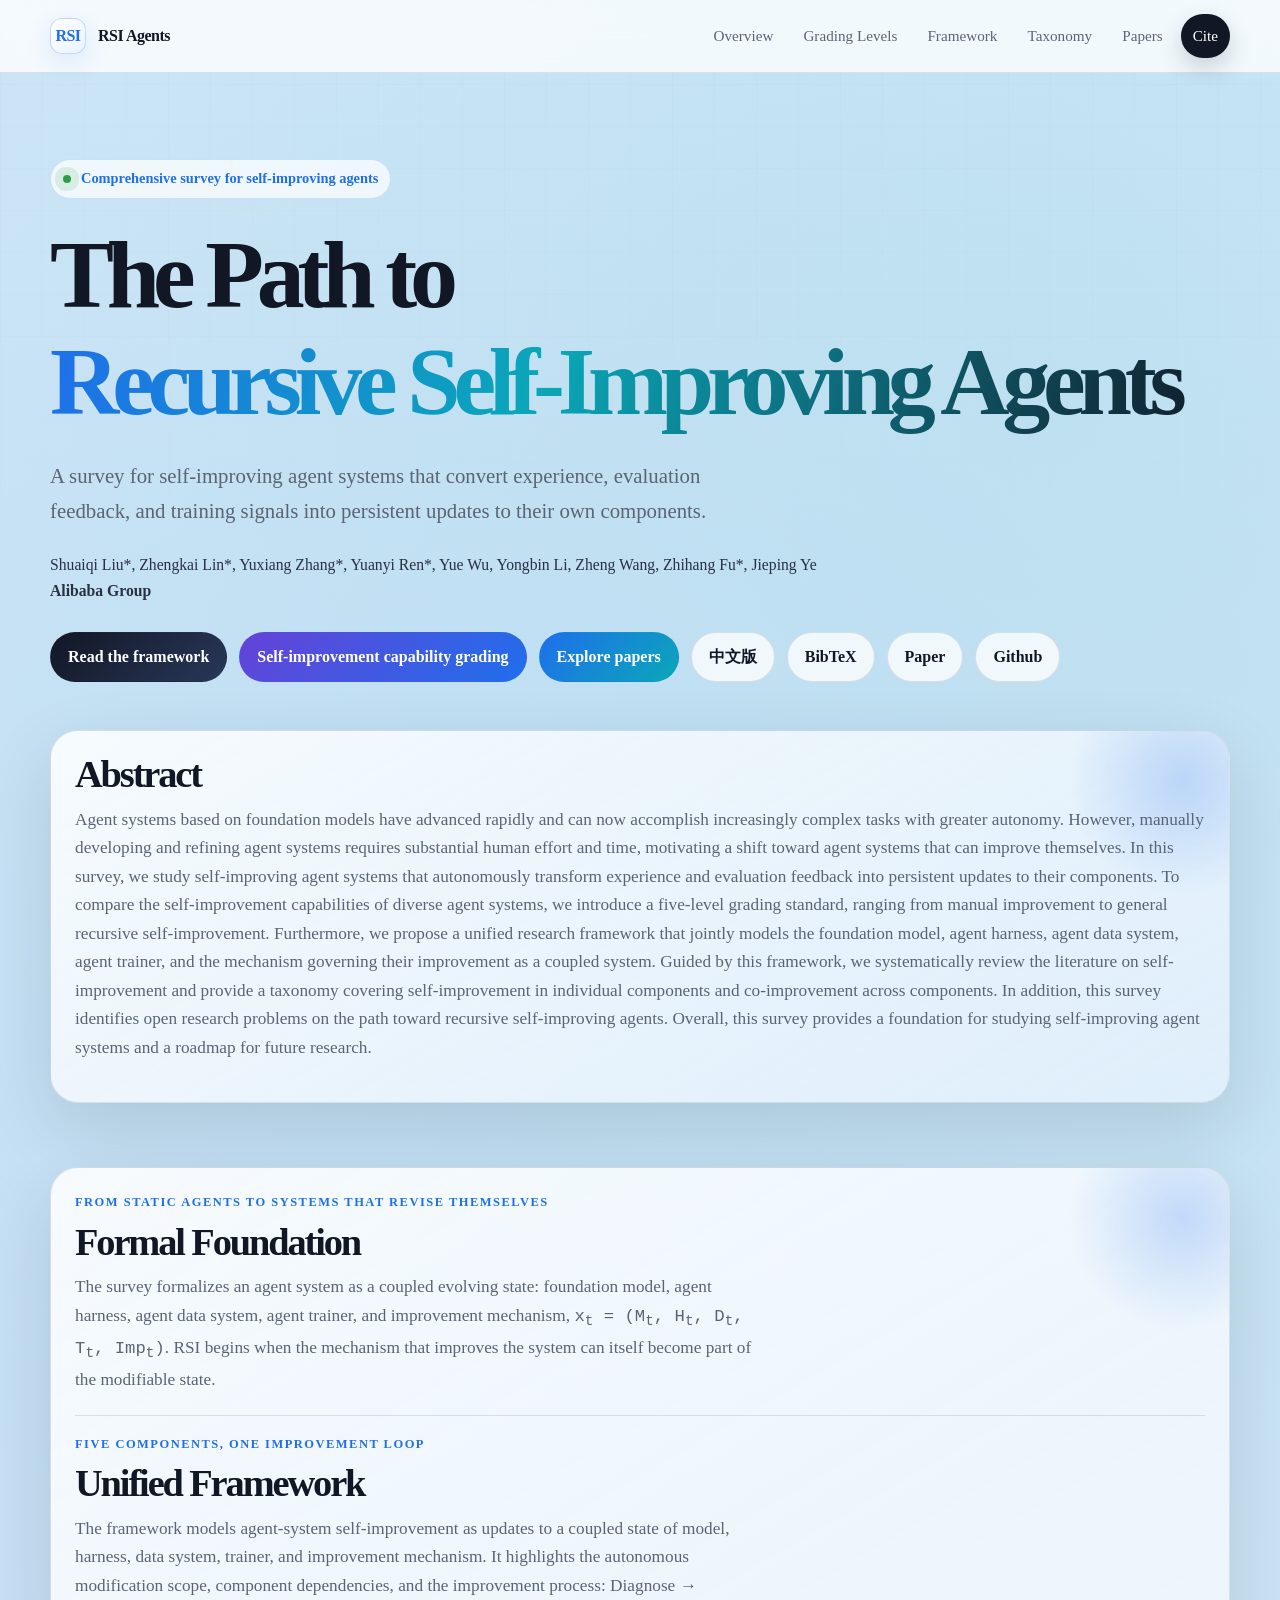
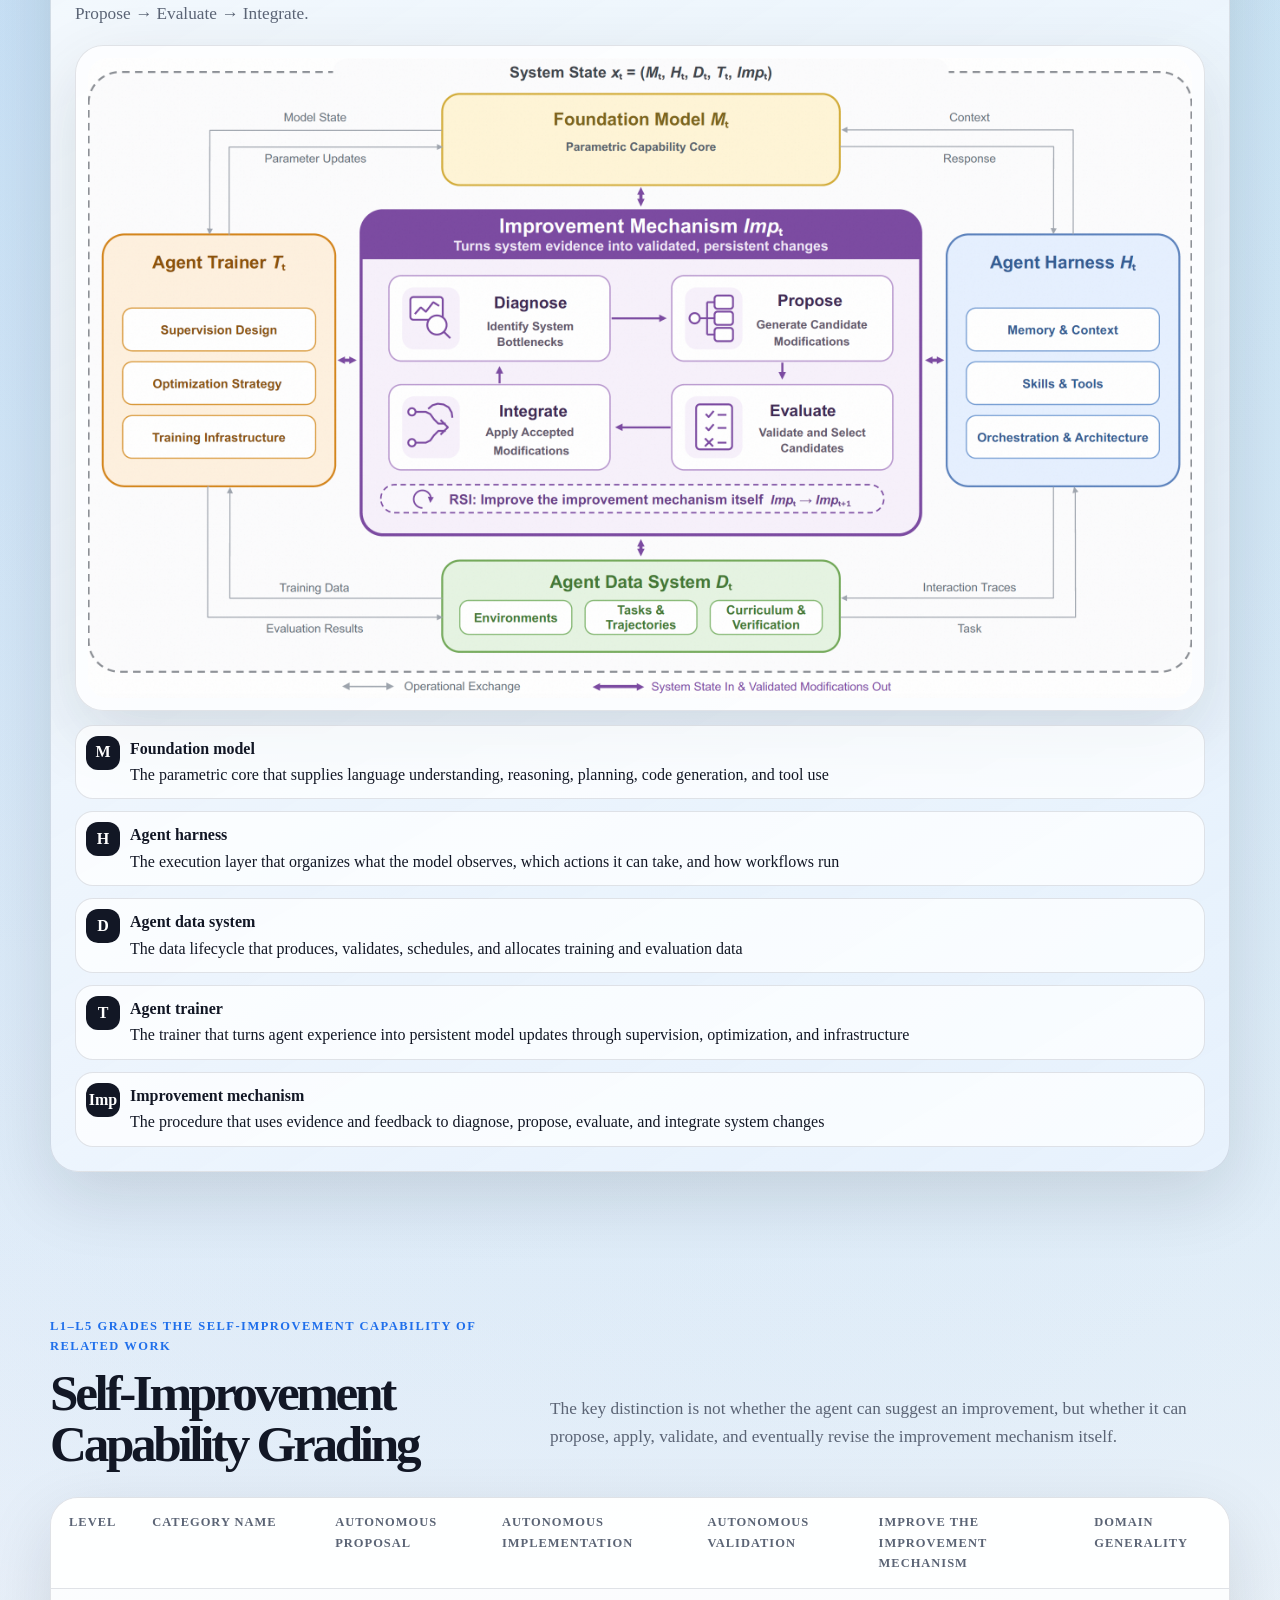
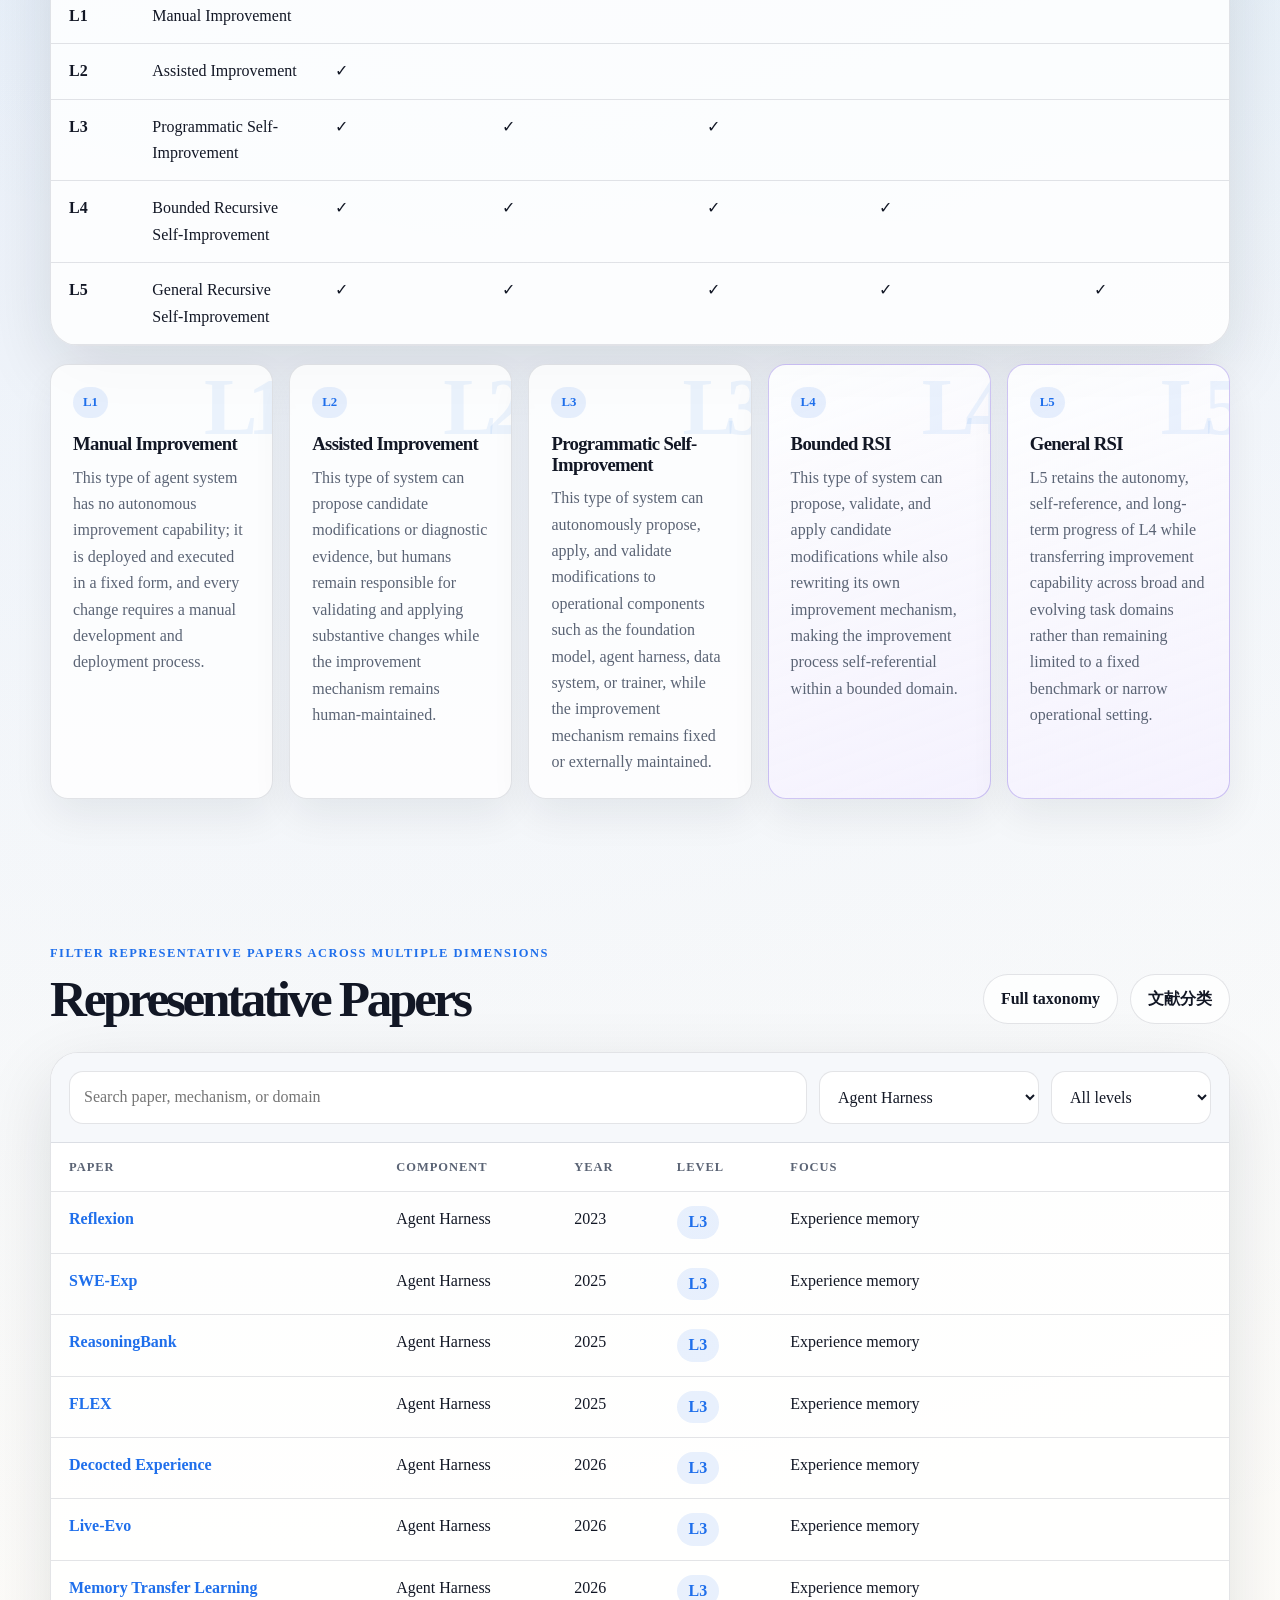
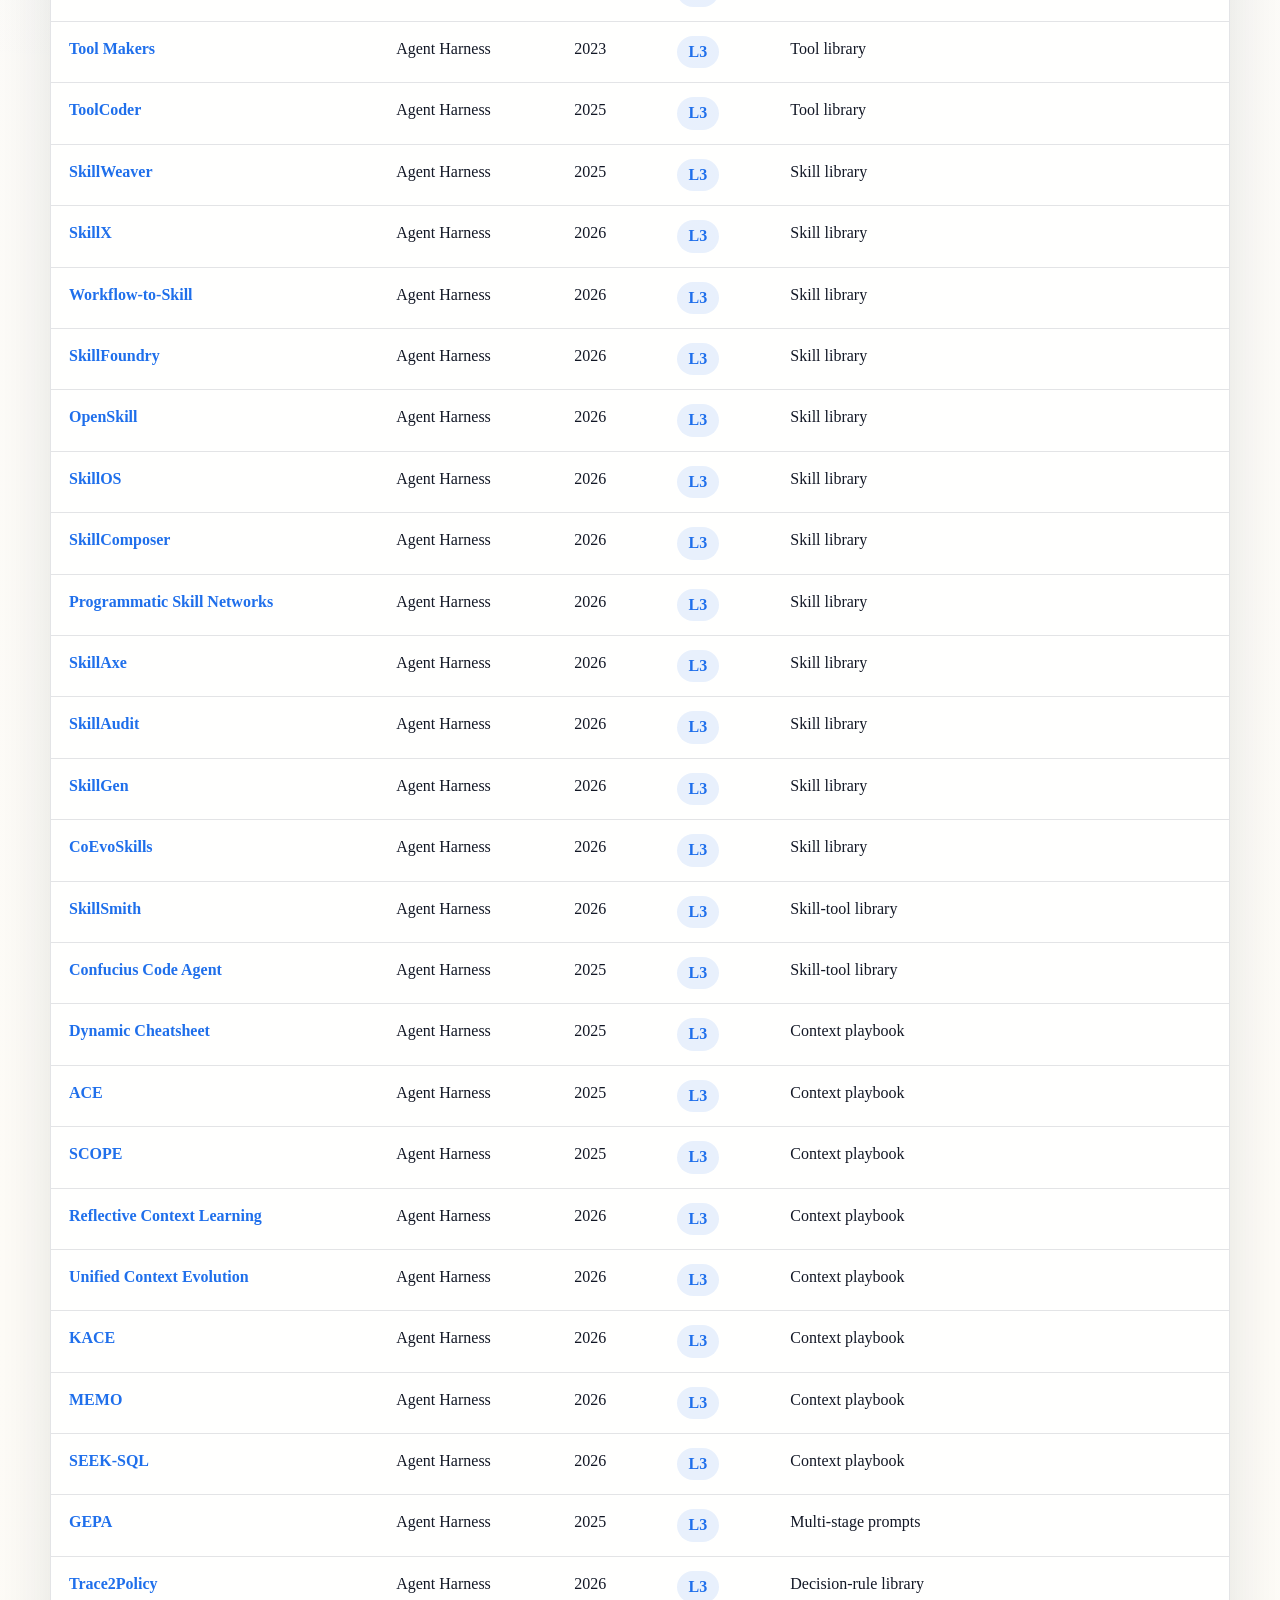
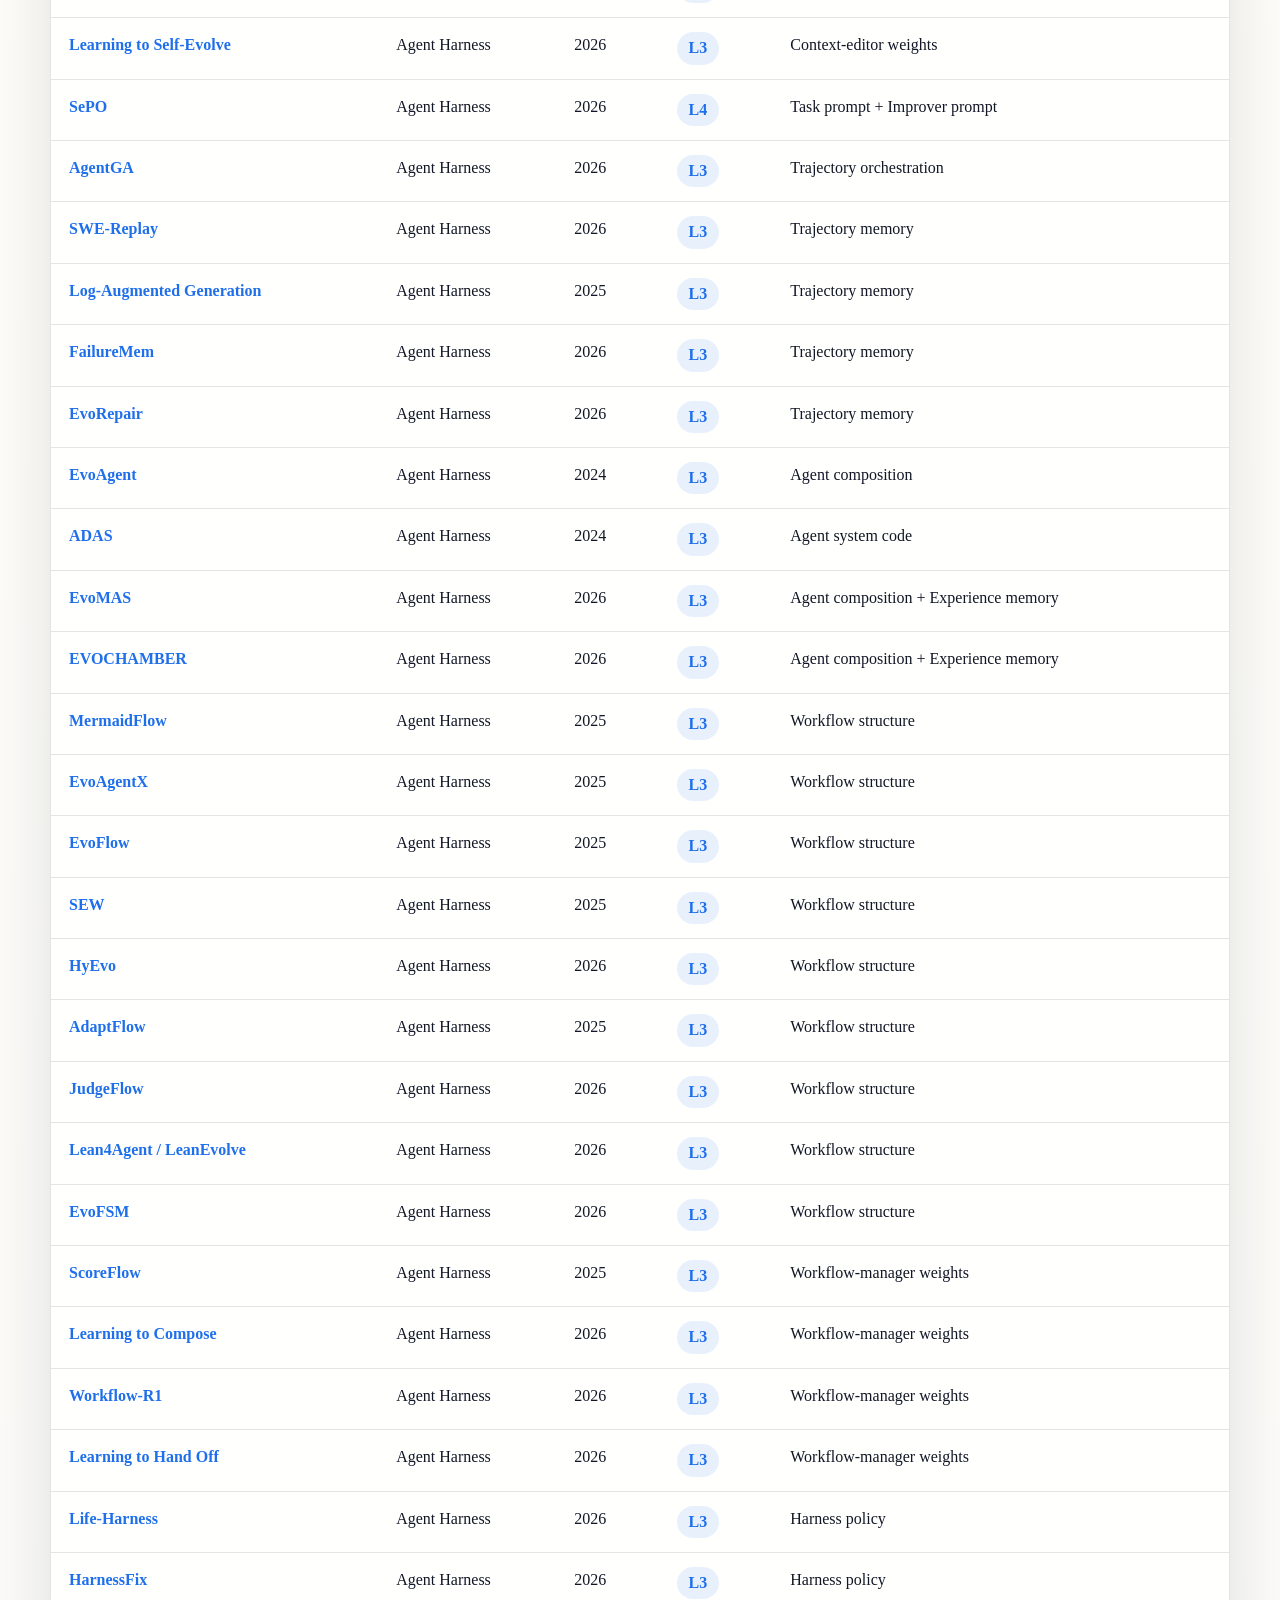
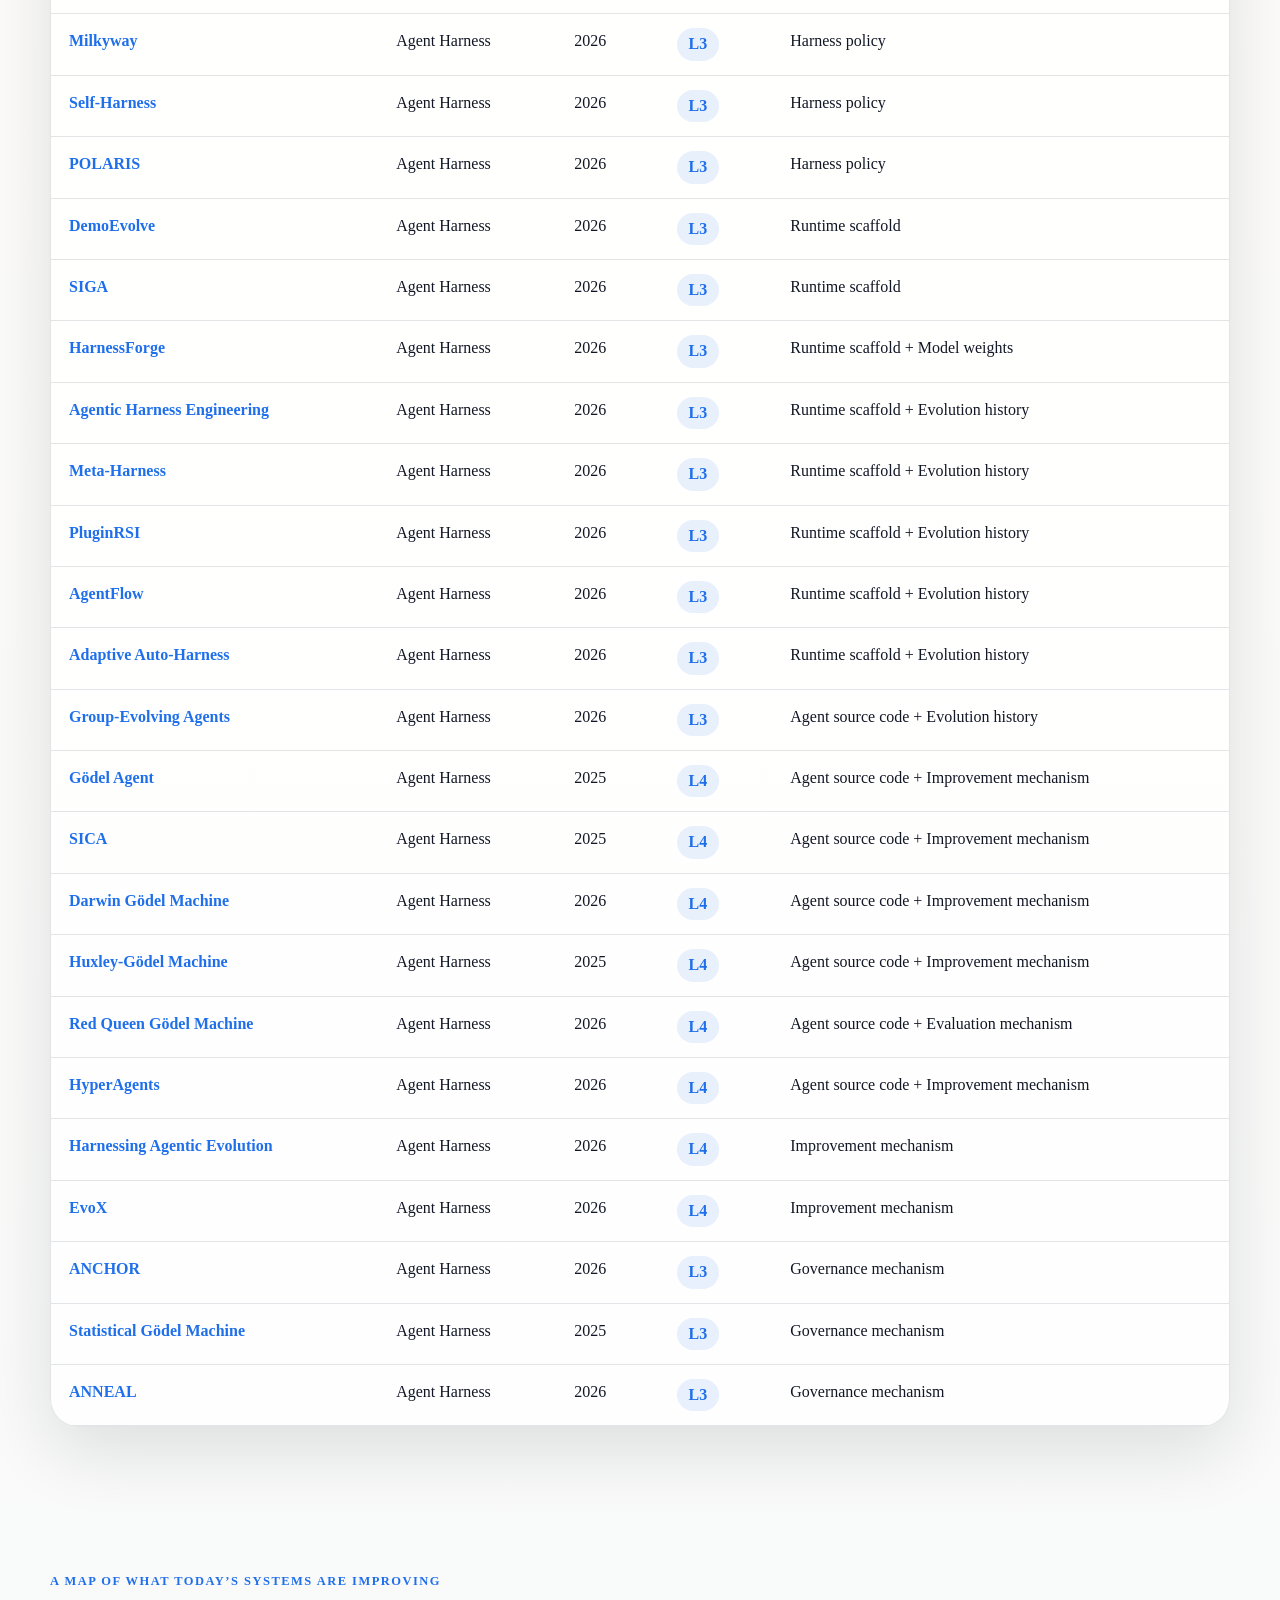
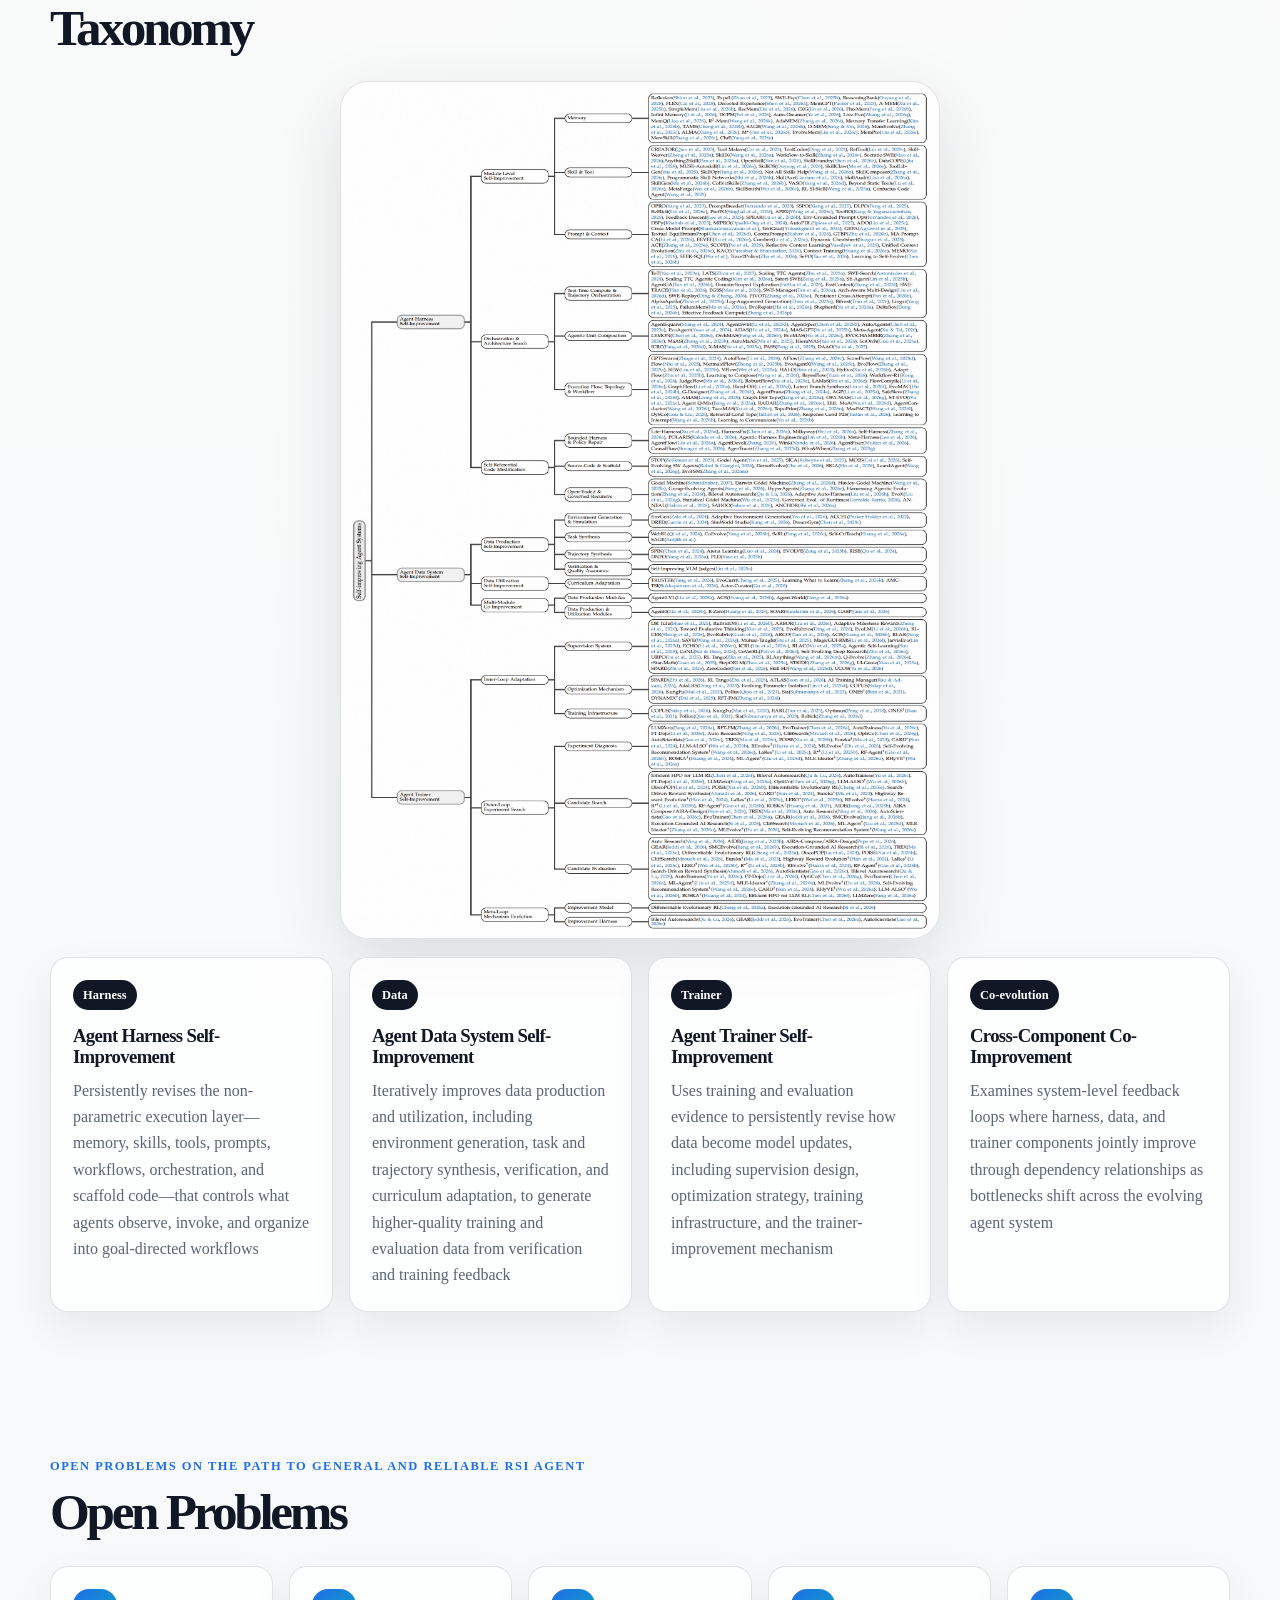
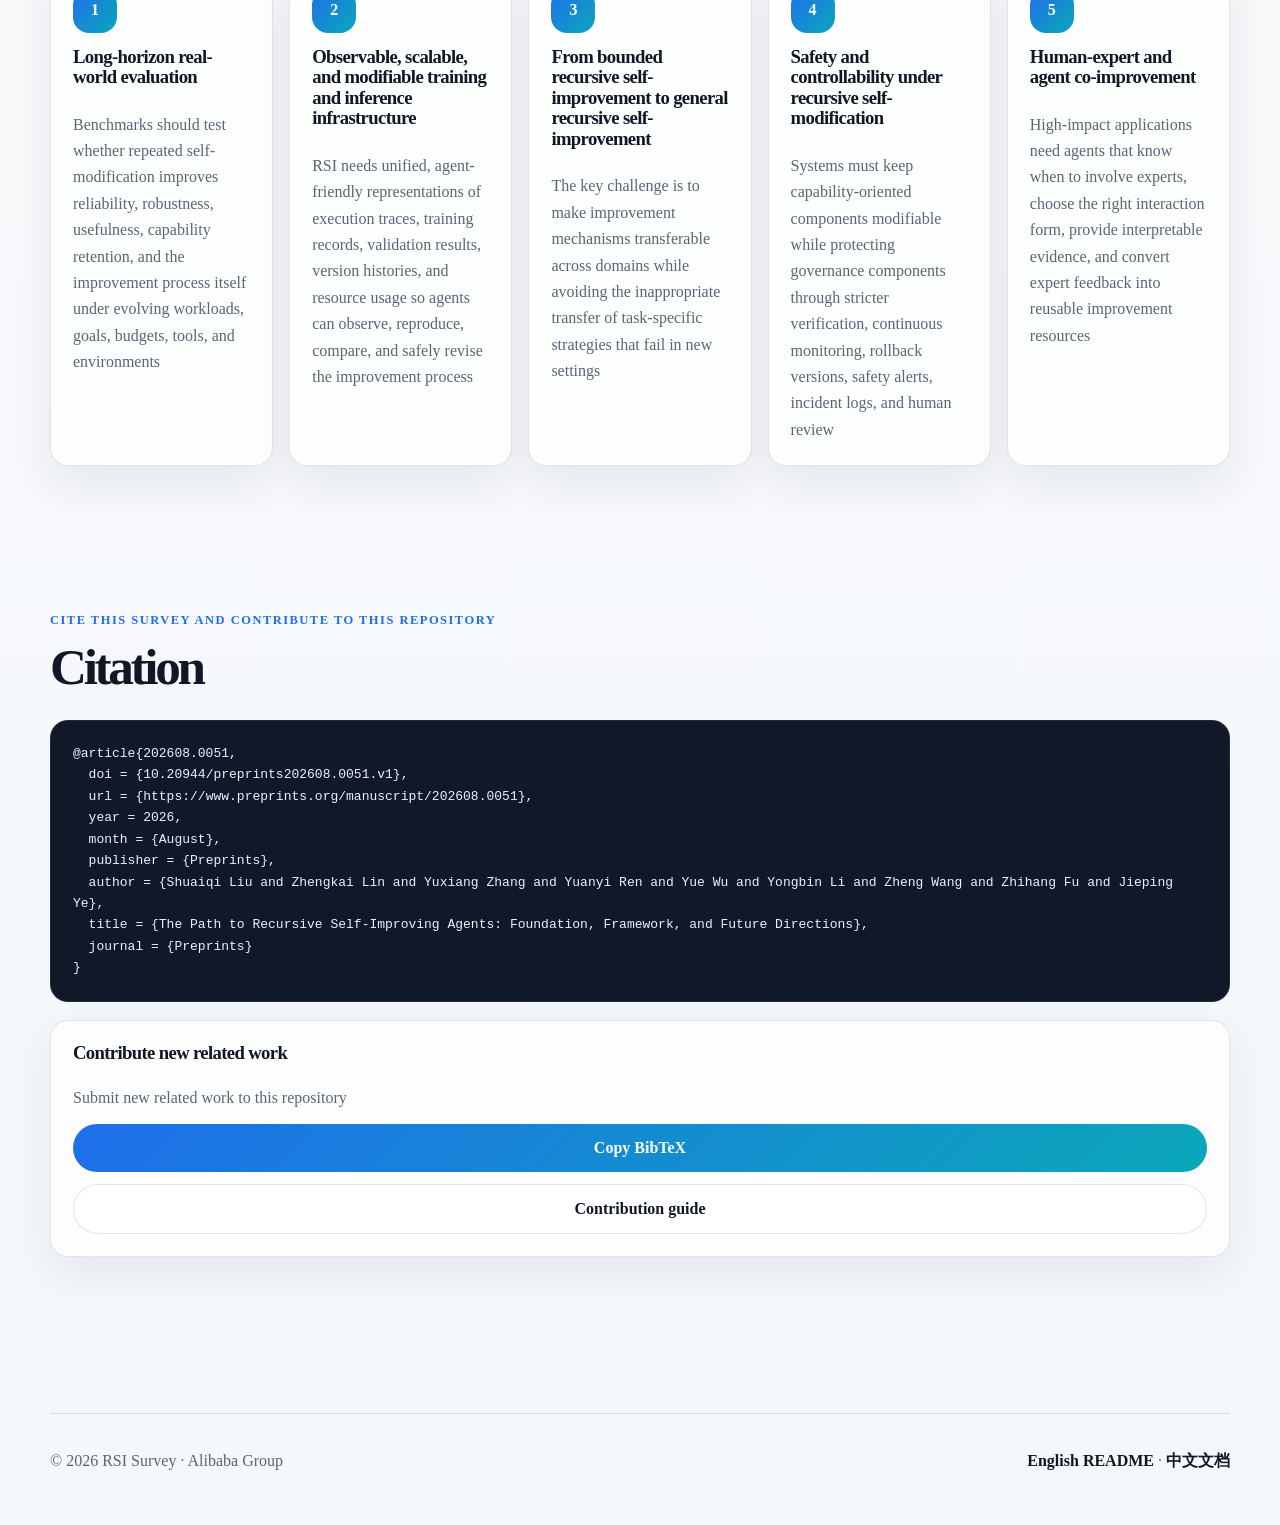
<file: index.html>
<!doctype html>
<html lang="en">
  <head>
    <meta charset="utf-8">
    <meta name="viewport" content="width=device-width, initial-scale=1">
    <meta name="description" content="Project page for The Path to Recursive Self-Improving Agents: a living survey and structured literature map for self-improving agent systems.">
    <title>The Path to Recursive Self-Improving Agents</title>
    <link rel="stylesheet" href="assets/css/site.css?v=20260731-5">
  </head>
  <body>
    <div class="page-shell">
      <header class="topbar">
        <nav class="nav" aria-label="Main navigation">
          <a class="brand" href="#top" aria-label="RSI Survey home">
            <span class="brand-mark">RSI</span>
            <span>RSI Agents</span>
          </a>
          <div class="nav-links">
            <a href="#overview">Overview</a>
            <a href="#levels">Grading Levels</a>
            <a href="#framework">Framework</a>
            <a href="#taxonomy">Taxonomy</a>
            <a href="#browser">Papers</a>
            <a href="#citation" class="nav-cta">Cite</a>
          </div>
        </nav>
      </header>

      <section class="hero" id="top">
        <div class="hero-copy reveal in-view">
          <span class="eyebrow"><span class="pulse"></span> Comprehensive survey for self-improving agents</span>
          <h1>The Path to <span>Recursive Self-Improving Agents</span></h1>
          <p class="subtitle">
            A survey for self-improving agent systems that convert experience,
            evaluation feedback, and training signals into persistent updates to their own components.
          </p>
          <p class="authors">
            Shuaiqi Liu*, Zhengkai Lin*, Yuxiang Zhang*, Yuanyi Ren*, Yue Wu, Yongbin Li,
            Zheng Wang, Zhihang Fu*, Jieping Ye<br>
            <strong>Alibaba Group</strong>
          </p>
          <div class="hero-actions">
            <a class="btn primary" href="#overview">Read the framework</a>
            <a class="btn accent" href="#levels">Self-improvement capability grading</a>
            <a class="btn blue" href="#browser">Explore papers</a>
            <a class="btn" href="index.zh-CN.html">中文版</a>
            <a class="btn" href="#citation">BibTeX</a>
            <a class="btn" href="https://www.preprints.org/frontend/manuscript/3c41418aa2e782b90ee5da995565ecac/download_pub">Paper</a>
            <a class="btn" href="https://github.com/D2I-ai/awesome-recursive-self-improving-agents">Github</a>
          </div>
        </div>

        <div class="hero-stack">
          <aside class="hero-card abstract-hero reveal in-view" aria-label="Survey abstract">
            <div class="framework-hero-section" id="abstract">
              <h2>Abstract</h2>
              <p class="section-lede">Agent systems based on foundation models have advanced rapidly and can now accomplish increasingly complex tasks with greater autonomy. However, manually developing and refining agent systems requires substantial human effort and time, motivating a shift toward agent systems that can improve themselves. In this survey, we study self-improving agent systems that autonomously transform experience and evaluation feedback into persistent updates to their components. To compare the self-improvement capabilities of diverse agent systems, we introduce a five-level grading standard, ranging from manual improvement to general recursive self-improvement. Furthermore, we propose a unified research framework that jointly models the foundation model, agent harness, agent data system, agent trainer, and the mechanism governing their improvement as a coupled system. Guided by this framework, we systematically review the literature on self-improvement and provide a taxonomy covering self-improvement in individual components and co-improvement across components. In addition, this survey identifies open research problems on the path toward recursive self-improving agents. Overall, this survey provides a foundation for studying self-improving agent systems and a roadmap for future research.</p>
            </div>
          </aside>

          <aside class="hero-card framework-hero reveal in-view" aria-label="Unified recursive self-improving agent framework">
            <div class="framework-hero-section" id="overview">
              <p class="kicker">From static agents to systems that revise themselves</p>
              <h2>Formal Foundation</h2>
              <p class="section-lede">
                The survey formalizes an agent system as a coupled evolving state: foundation model, agent harness,
                agent data system, agent trainer, and improvement mechanism, <code>x<sub>t</sub> = (M<sub>t</sub>, H<sub>t</sub>, D<sub>t</sub>, T<sub>t</sub>, Imp<sub>t</sub>)</code>.
                RSI begins when the mechanism that improves the system can itself become part of the modifiable state.
              </p>
            </div>
            <div class="framework-hero-section" id="framework">
              <p class="kicker">Five components, one improvement loop</p>
              <h2>Unified Framework</h2>
              <p class="section-lede">
                The framework models agent-system self-improvement as updates to a coupled state of model, harness, data system, trainer, and improvement mechanism.
                It highlights the autonomous modification scope, component dependencies, and the improvement process: Diagnose → Propose → Evaluate → Integrate.
              </p>
              <figure class="image-frame hero-framework-image">
                <img src="assets/images/research_framework.png" alt="Unified recursive self-improving agent framework">
              </figure>
              <div class="process-list hero-process-list">
                <div class="process-item"><b>M</b><div><strong>Foundation model</strong><br>The parametric core that supplies language understanding, reasoning, planning, code generation, and tool use</div></div>
                <div class="process-item"><b>H</b><div><strong>Agent harness</strong><br>The execution layer that organizes what the model observes, which actions it can take, and how workflows run</div></div>
                <div class="process-item"><b>D</b><div><strong>Agent data system</strong><br>The data lifecycle that produces, validates, schedules, and allocates training and evaluation data</div></div>
                <div class="process-item"><b>T</b><div><strong>Agent trainer</strong><br>The trainer that turns agent experience into persistent model updates through supervision, optimization, and infrastructure</div></div>
                <div class="process-item"><b>Imp</b><div><strong>Improvement mechanism</strong><br>The procedure that uses evidence and feedback to diagnose, propose, evaluate, and integrate system changes</div></div>
              </div>
            </div>
          </aside>
        </div>
      </section>

      <main>
        <section class="section reveal" id="levels">
          <div class="section-head">
            <div>
              <p class="kicker">L1–L5 grades the self-improvement capability of related work</p>
              <h2>Self-Improvement Capability Grading</h2>
            </div>
            <p class="section-lede">
              The key distinction is not whether the agent can suggest an improvement, but whether it can propose,
              apply, validate, and eventually revise the improvement mechanism itself.
            </p>
          </div>

          <div class="browser" style="margin-bottom: 18px;">
            <table class="paper-table">
              <thead>
                <tr>
                  <th>Level</th>
                  <th>Category Name</th>
                  <th>Autonomous Proposal</th>
                  <th>Autonomous Implementation</th>
                  <th>Autonomous Validation</th>
                  <th>Improve the Improvement Mechanism</th>
                  <th>Domain Generality</th>
                </tr>
              </thead>
              <tbody>
                <tr>
                  <td data-label="Level"><strong>L1</strong></td>
                  <td data-label="Category Name">Manual Improvement</td>
                  <td data-label="Autonomous Proposal"></td>
                  <td data-label="Autonomous Implementation"></td>
                  <td data-label="Autonomous Validation"></td>
                  <td data-label="Improve the Improvement Mechanism"></td>
                  <td data-label="Domain Generality"></td>
                </tr>
                <tr>
                  <td data-label="Level"><strong>L2</strong></td>
                  <td data-label="Category Name">Assisted Improvement</td>
                  <td data-label="Autonomous Proposal">✓</td>
                  <td data-label="Autonomous Implementation"></td>
                  <td data-label="Autonomous Validation"></td>
                  <td data-label="Improve the Improvement Mechanism"></td>
                  <td data-label="Domain Generality"></td>
                </tr>
                <tr>
                  <td data-label="Level"><strong>L3</strong></td>
                  <td data-label="Category Name">Programmatic Self-Improvement</td>
                  <td data-label="Autonomous Proposal">✓</td>
                  <td data-label="Autonomous Implementation">✓</td>
                  <td data-label="Autonomous Validation">✓</td>
                  <td data-label="Improve the Improvement Mechanism"></td>
                  <td data-label="Domain Generality"></td>
                </tr>
                <tr>
                  <td data-label="Level"><strong>L4</strong></td>
                  <td data-label="Category Name">Bounded Recursive Self-Improvement</td>
                  <td data-label="Autonomous Proposal">✓</td>
                  <td data-label="Autonomous Implementation">✓</td>
                  <td data-label="Autonomous Validation">✓</td>
                  <td data-label="Improve the Improvement Mechanism">✓</td>
                  <td data-label="Domain Generality"></td>
                </tr>
                <tr>
                  <td data-label="Level"><strong>L5</strong></td>
                  <td data-label="Category Name">General Recursive Self-Improvement</td>
                  <td data-label="Autonomous Proposal">✓</td>
                  <td data-label="Autonomous Implementation">✓</td>
                  <td data-label="Autonomous Validation">✓</td>
                  <td data-label="Improve the Improvement Mechanism">✓</td>
                  <td data-label="Domain Generality">✓</td>
                </tr>
              </tbody>
            </table>
          </div>

          <div class="grid-5">
            <article class="card level-card" data-level="L1">
              <span class="badge">L1</span>
              <h3>Manual Improvement</h3>
              <p>This type of agent system has no autonomous improvement capability; it is deployed and executed in a fixed form, and every change requires a manual development and deployment process.</p>
            </article>
            <article class="card level-card" data-level="L2">
              <span class="badge">L2</span>
              <h3>Assisted Improvement</h3>
              <p>This type of system can propose candidate modifications or diagnostic evidence, but humans remain responsible for validating and applying substantive changes while the improvement mechanism remains human-maintained.</p>
            </article>
            <article class="card level-card" data-level="L3">
              <span class="badge">L3</span>
              <h3>Programmatic Self-Improvement</h3>
              <p>This type of system can autonomously propose, apply, and validate modifications to operational components such as the foundation model, agent harness, data system, or trainer, while the improvement mechanism remains fixed or externally maintained.</p>
            </article>
            <article class="card level-card boundary" data-level="L4">
              <span class="badge">L4</span>
              <h3>Bounded RSI</h3>
              <p>This type of system can propose, validate, and apply candidate modifications while also rewriting its own improvement mechanism, making the improvement process self-referential within a bounded domain.</p>
            </article>
            <article class="card level-card boundary" data-level="L5">
              <span class="badge">L5</span>
              <h3>General RSI</h3>
              <p>L5 retains the autonomy, self-reference, and long-term progress of L4 while transferring improvement capability across broad and evolving task domains rather than remaining limited to a fixed benchmark or narrow operational setting.</p>
            </article>
          </div>
        </section>

        <section class="section reveal" id="browser">
          <div class="section-head">
            <div>
              <p class="kicker">Filter representative papers across multiple dimensions</p>
              <h2>Representative Papers</h2>
            </div>
            <div class="section-actions">
              <a class="btn" href="README.md#taxonomy">Full taxonomy</a>
              <a class="btn" href="README.zh-CN.md#相关工作分类体系">文献分类</a>
            </div>
          </div>

          <div class="browser">
            <div class="browser-controls">
              <input id="paper-search" type="search" placeholder="Search paper, mechanism, or domain" aria-label="Search papers">
              <select id="component-filter" aria-label="Filter by component">
                <option value="all">All components</option>
                <option value="harness" selected>Agent Harness</option>
                <option value="data">Agent Data System</option>
                <option value="trainer">Agent Trainer</option>
                <option value="co">Co-Improvement</option>
              </select>
              <select id="level-filter" aria-label="Filter by L-level">
                <option value="all">All levels</option>
                <option value="L3">L3</option>
                <option value="L4">L4</option>
              </select>
            </div>

            <table class="paper-table">
              <thead>
                <tr>
                  <th>Paper</th>
                  <th>Component</th>
                  <th>Year</th>
                  <th>Level</th>
                  <th>Focus</th>
                </tr>
              </thead>
              <tbody id="paper-table-body" data-label-paper="Paper" data-label-component="Component" data-label-year="Year" data-label-level="Level" data-label-focus="Focus">
                <tr><td colspan="5">Loading papers from papers.yaml…</td></tr>
              </tbody>
            </table>
            <div class="empty-state" id="paper-empty">No papers match the current filters</div>
          </div>
        </section>

        <section class="section reveal" id="taxonomy">
          <div class="section-head">
            <div>
              <p class="kicker">A map of what today’s systems are improving</p>
              <h2>Taxonomy</h2>
            </div>
          </div>

          <figure class="image-frame">
            <img src="assets/images/taxonomy.png" alt="RSI survey taxonomy overview">
          </figure>

          <div class="grid-4 taxonomy-cards" style="margin-top: 18px;">
            <article class="card">
              <span class="branch-tag">Harness</span>
              <h3>Agent Harness Self-Improvement</h3>
              <p>Persistently revises the non-parametric execution layer—memory, skills, tools, prompts, workflows, orchestration, and scaffold code—that controls what agents observe, invoke, and organize into goal-directed workflows</p>
            </article>
            <article class="card">
              <span class="branch-tag">Data</span>
              <h3>Agent Data System Self-Improvement</h3>
              <p>Iteratively improves data production and utilization, including environment generation, task and trajectory synthesis, verification, and curriculum adaptation, to generate higher-quality training and evaluation data from verification and training feedback</p>
            </article>
            <article class="card">
              <span class="branch-tag">Trainer</span>
              <h3>Agent Trainer Self-Improvement</h3>
              <p>Uses training and evaluation evidence to persistently revise how data become model updates, including supervision design, optimization strategy, training infrastructure, and the trainer-improvement mechanism</p>
            </article>
            <article class="card">
              <span class="branch-tag">Co-evolution</span>
              <h3>Cross-Component Co-Improvement</h3>
              <p>Examines system-level feedback loops where harness, data, and trainer components jointly improve through dependency relationships as bottlenecks shift across the evolving agent system</p>
            </article>
          </div>
        </section>

        <section class="section reveal" id="open-problems">
          <div class="section-head">
            <div>
              <p class="kicker">Open problems on the path to general and reliable RSI agent</p>
              <h2>Open Problems</h2>
            </div>
          </div>

          <div class="grid-5">
            <article class="card roadmap-card"><b>1</b><h3>Long-horizon real-world evaluation</h3><p>Benchmarks should test whether repeated self-modification improves reliability, robustness, usefulness, capability retention, and the improvement process itself under evolving workloads, goals, budgets, tools, and environments</p></article>
            <article class="card roadmap-card"><b>2</b><h3>Observable, scalable, and modifiable training and inference infrastructure</h3><p>RSI needs unified, agent-friendly representations of execution traces, training records, validation results, version histories, and resource usage so agents can observe, reproduce, compare, and safely revise the improvement process</p></article>
            <article class="card roadmap-card"><b>3</b><h3>From bounded recursive self-improvement to general recursive self-improvement</h3><p>The key challenge is to make improvement mechanisms transferable across domains while avoiding the inappropriate transfer of task-specific strategies that fail in new settings</p></article>
            <article class="card roadmap-card"><b>4</b><h3>Safety and controllability under recursive self-modification</h3><p>Systems must keep capability-oriented components modifiable while protecting governance components through stricter verification, continuous monitoring, rollback versions, safety alerts, incident logs, and human review</p></article>
            <article class="card roadmap-card"><b>5</b><h3>Human-expert and agent co-improvement</h3><p>High-impact applications need agents that know when to involve experts, choose the right interaction form, provide interpretable evidence, and convert expert feedback into reusable improvement resources</p></article>
          </div>
        </section>

        <section class="section reveal" id="citation">
          <div class="section-head">
            <div>
              <p class="kicker">Cite this survey and contribute to this repository</p>
              <h2>Citation</h2>
            </div>
          </div>

          <div class="citation-panel">
            <pre><code id="bibtex-block">@article{202608.0051,
  doi = {10.20944/preprints202608.0051.v1},
  url = {https://www.preprints.org/manuscript/202608.0051},
  year = 2026,
  month = {August},
  publisher = {Preprints},
  author = {Shuaiqi Liu and Zhengkai Lin and Yuxiang Zhang and Yuanyi Ren and Yue Wu and Yongbin Li and Zheng Wang and Zhihang Fu and Jieping Ye},
  title = {The Path to Recursive Self-Improving Agents: Foundation, Framework, and Future Directions},
  journal = {Preprints}
}</code></pre>
            <aside class="card copy-card">
              <h3>Contribute new related work</h3>
              <p>Submit new related work to this repository</p>
              <button class="btn blue copy-btn" id="copy-bibtex" type="button">Copy BibTeX</button>
              <a class="btn" href="README.md#contributing">Contribution guide</a>
            </aside>
          </div>
        </section>
      </main>

      <footer class="footer">
        <span>© 2026 RSI Survey · Alibaba Group</span>
        <span><a href="README.md">English README</a> · <a href="README.zh-CN.md#相关工作分类体系">中文文档</a></span>
      </footer>
    </div>

    <script src="assets/js/site.js"></script>
  </body>
</html>
</file>
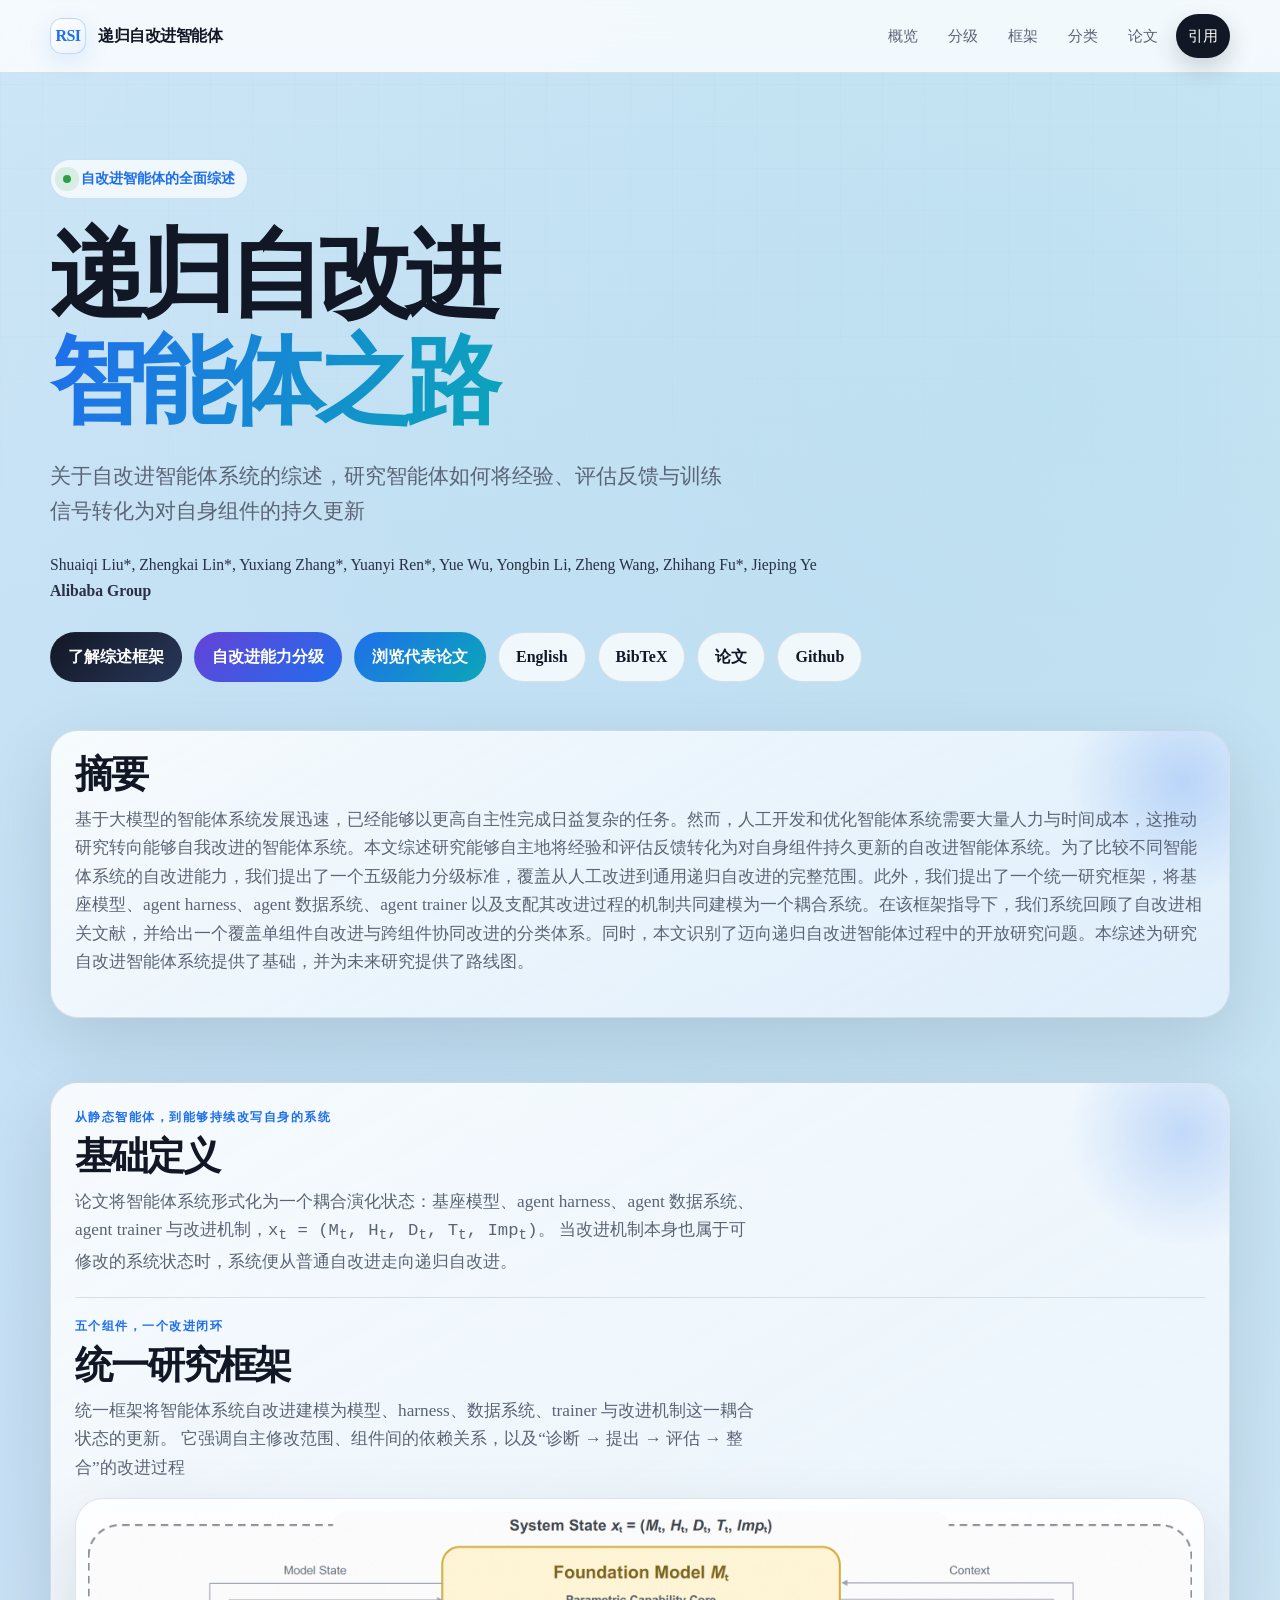
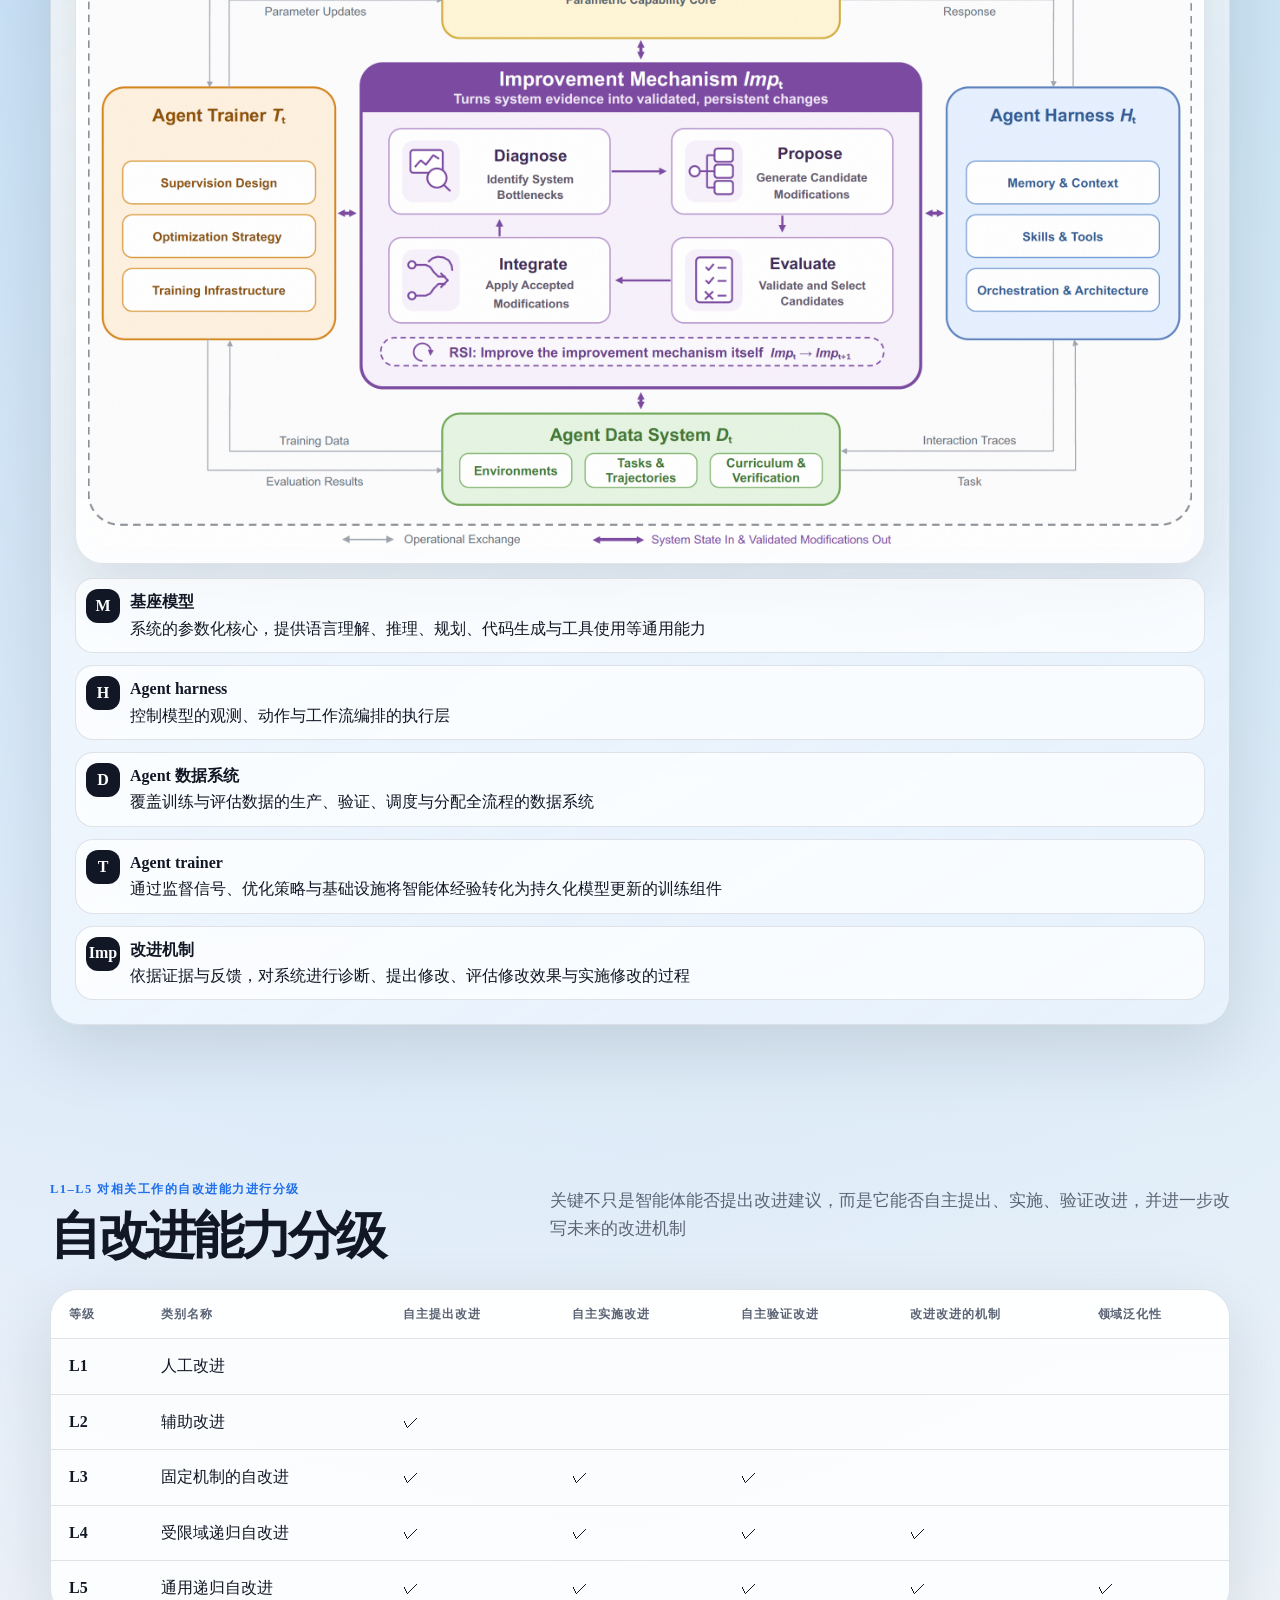
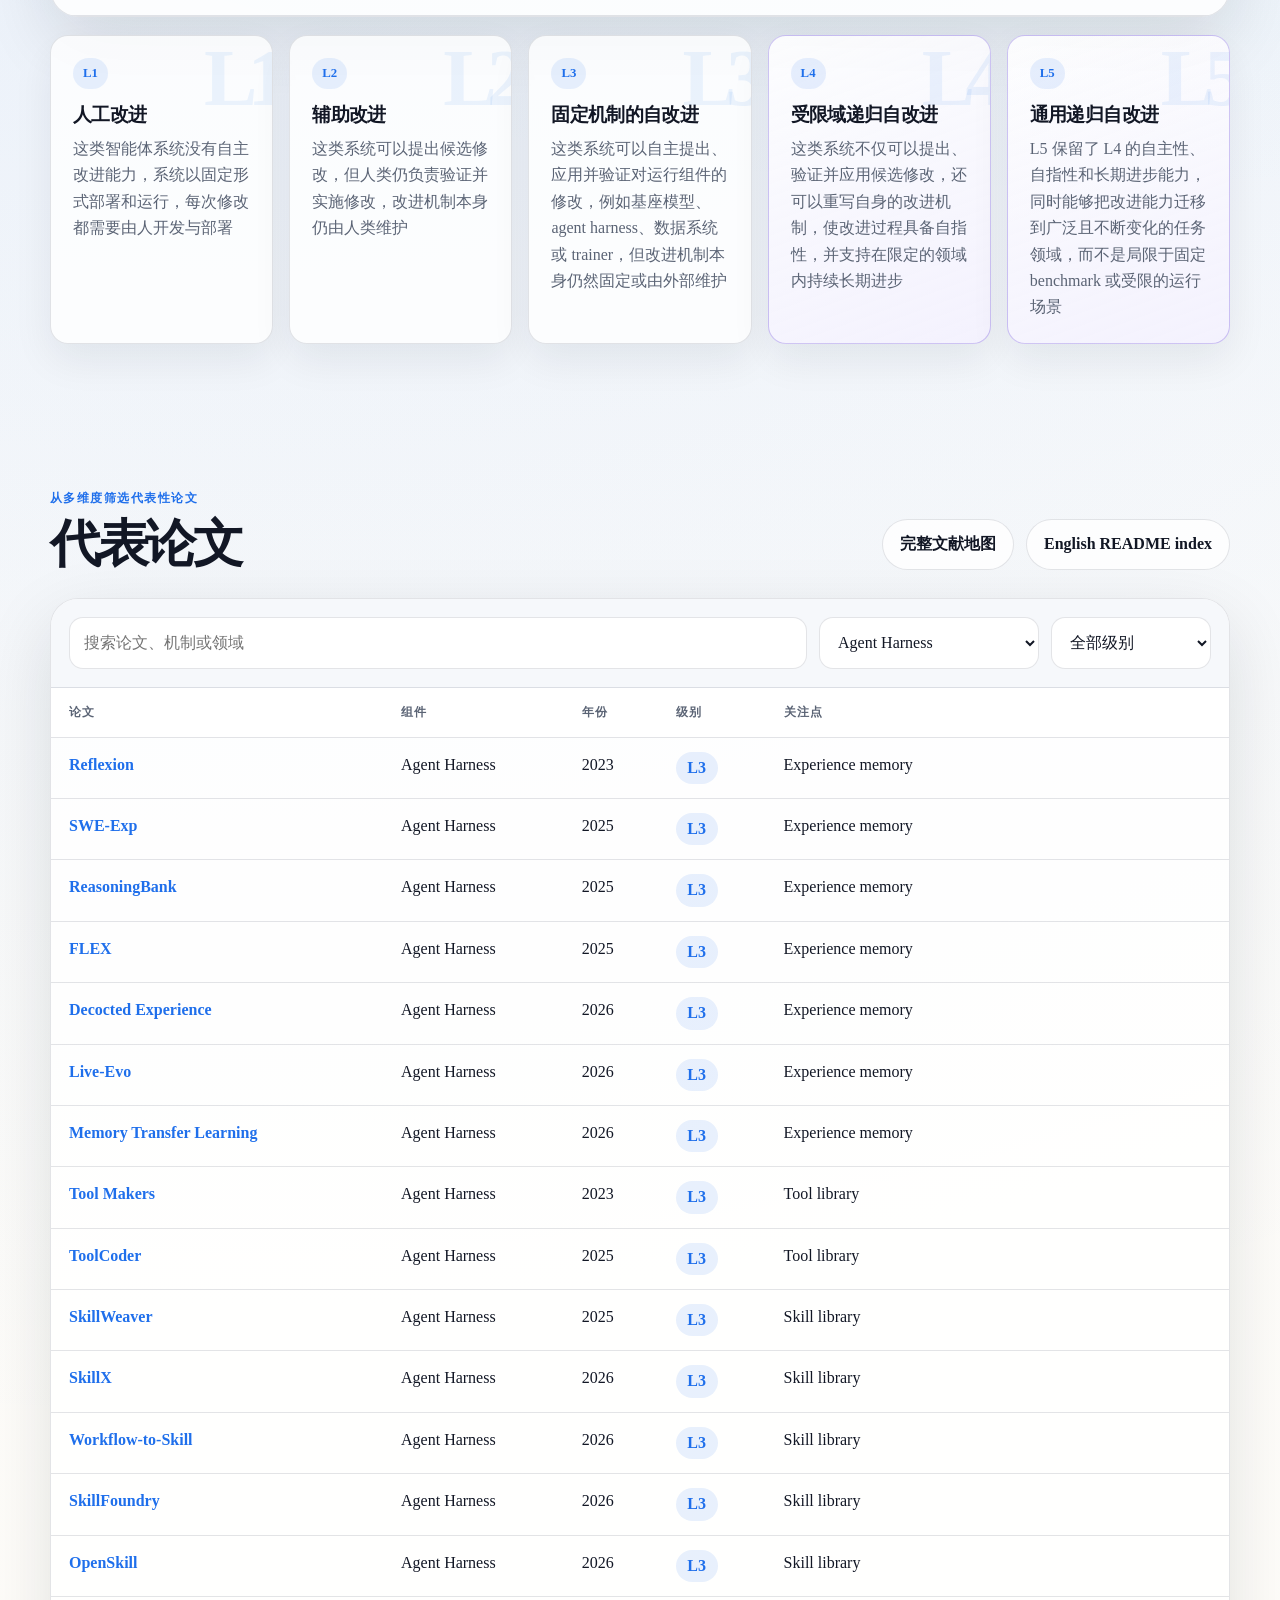
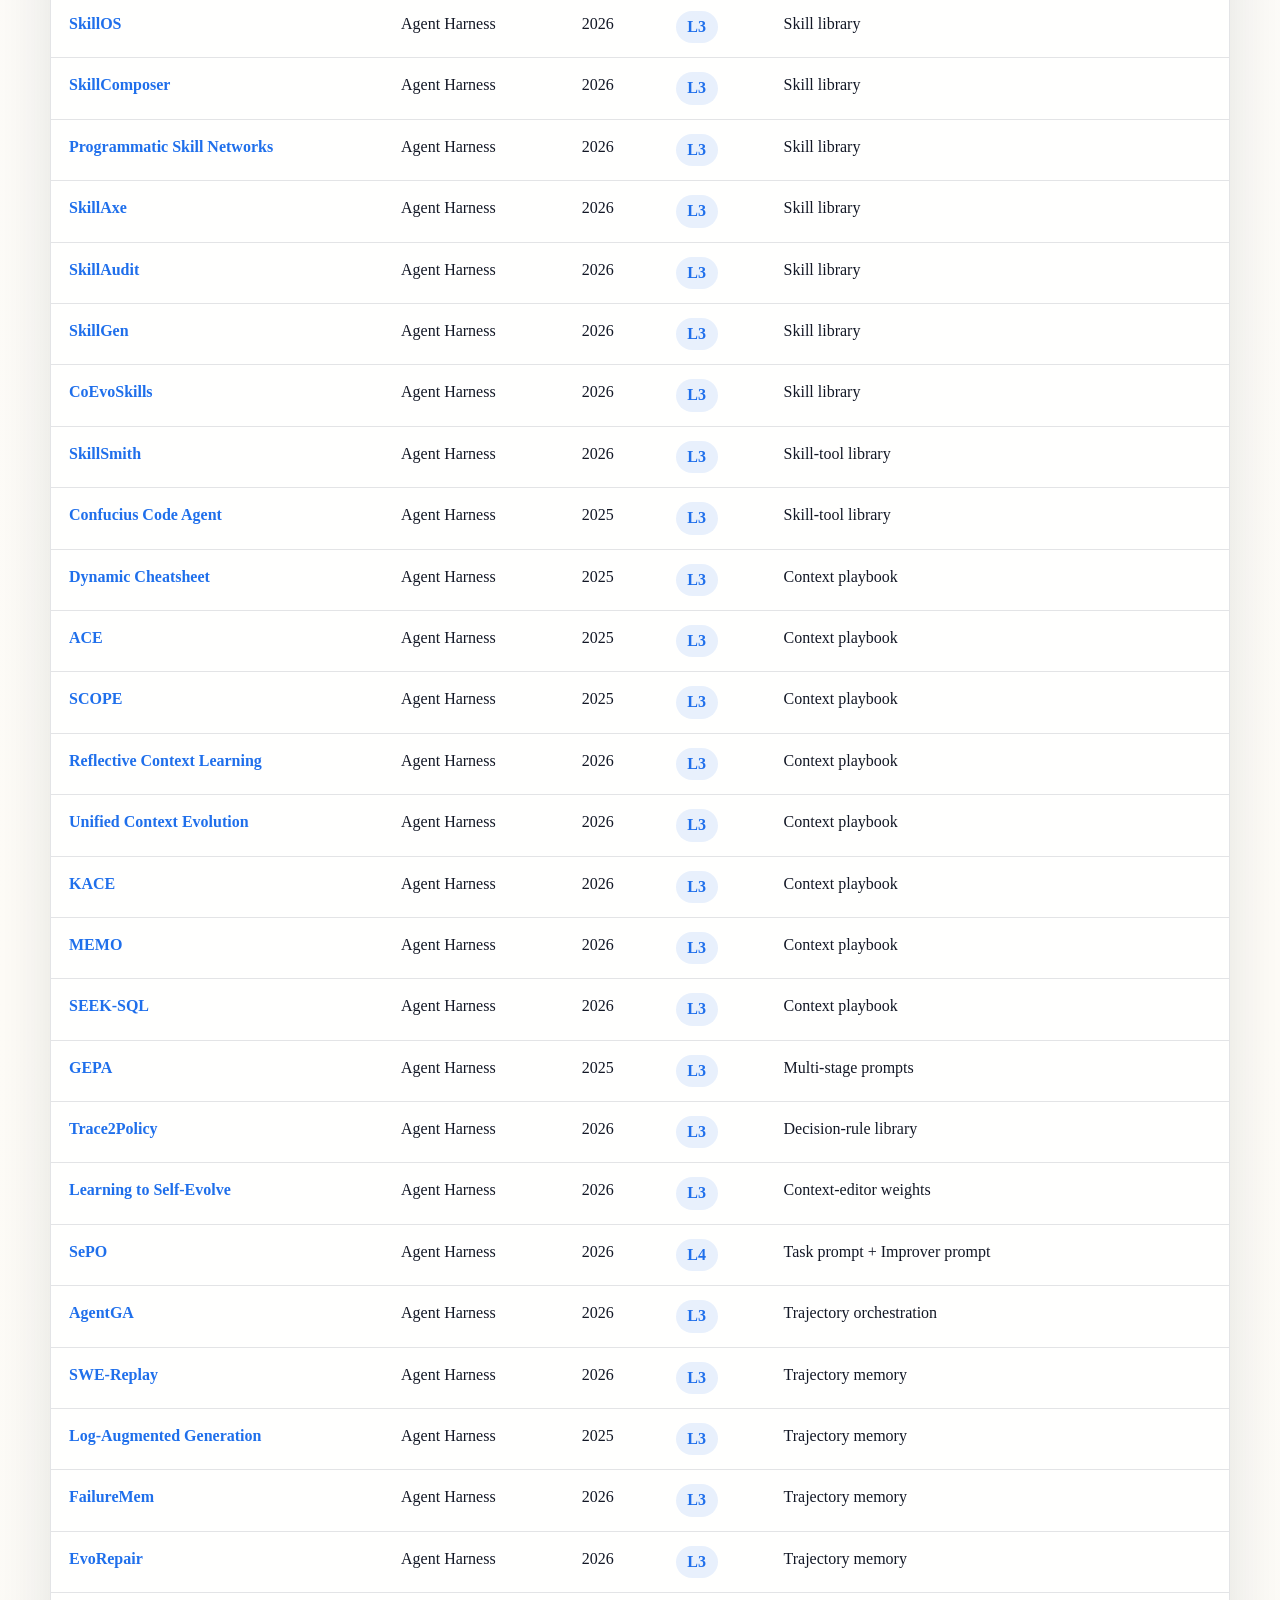
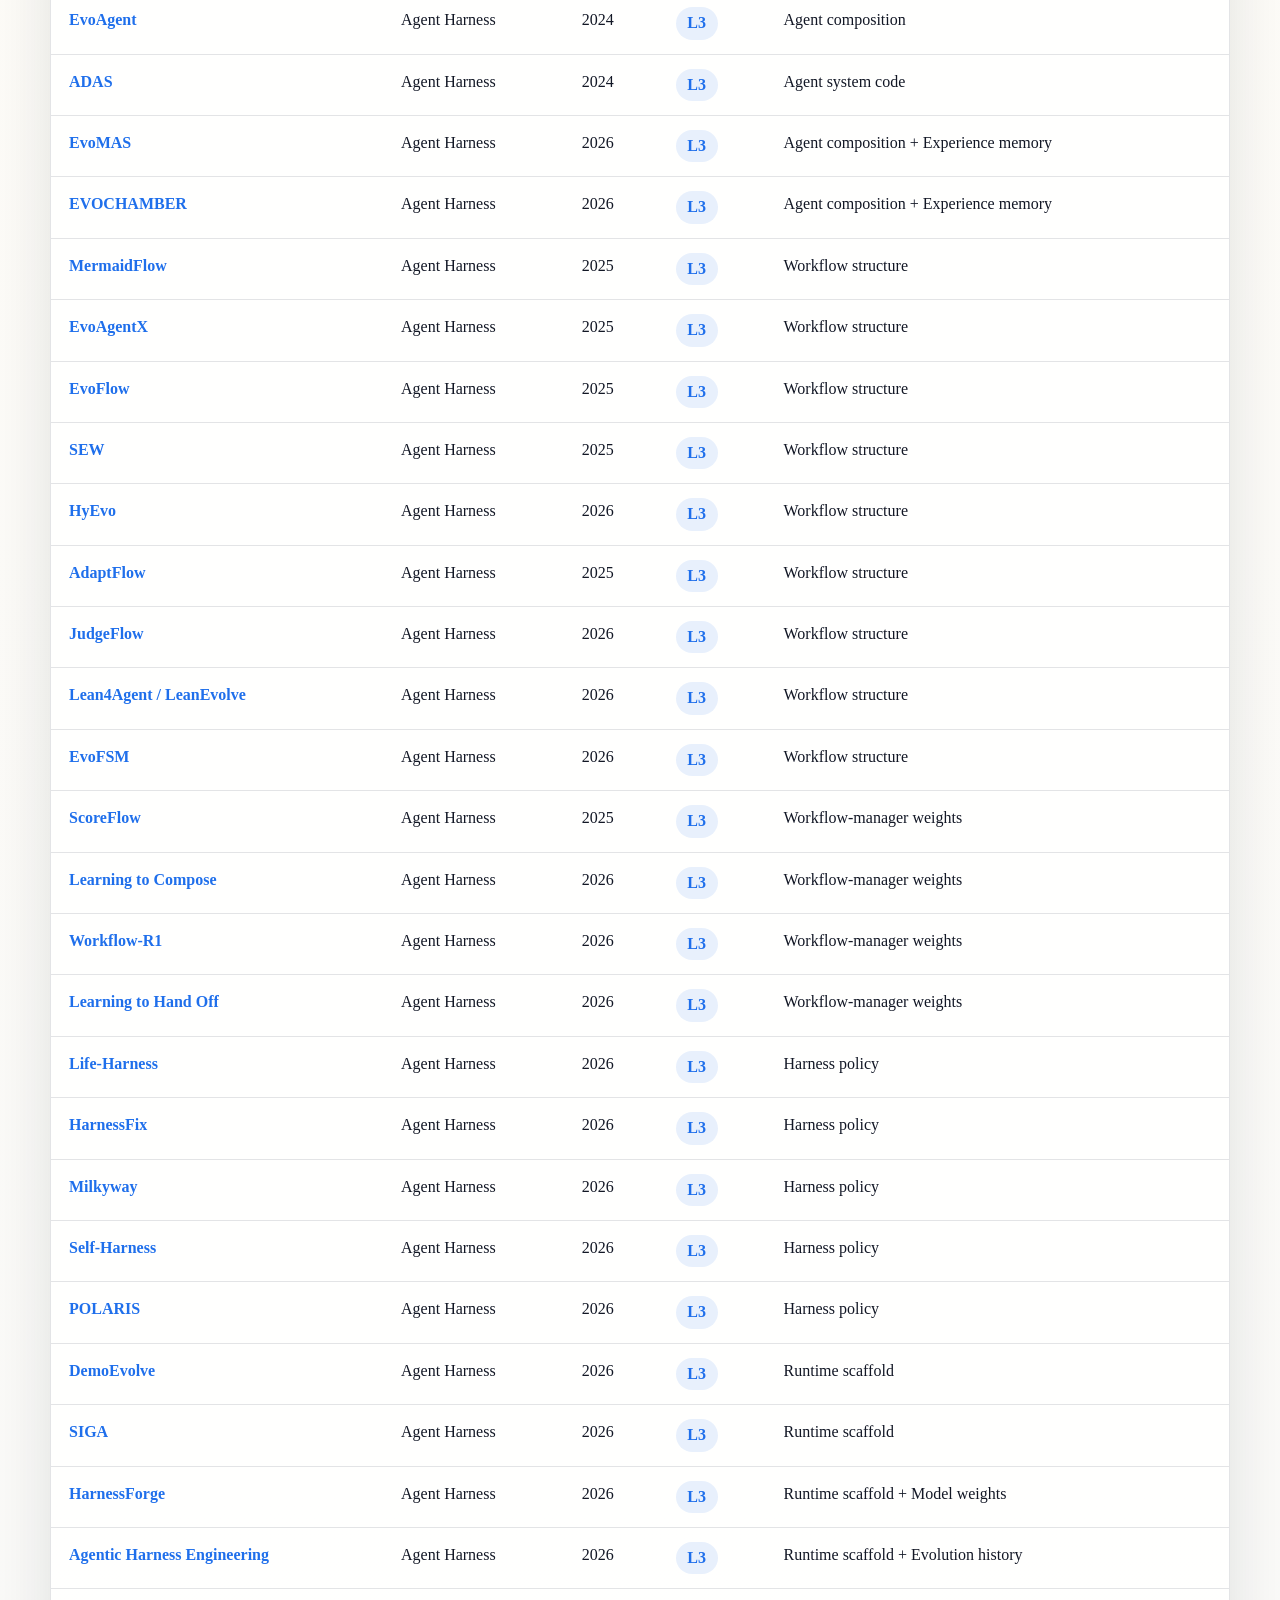
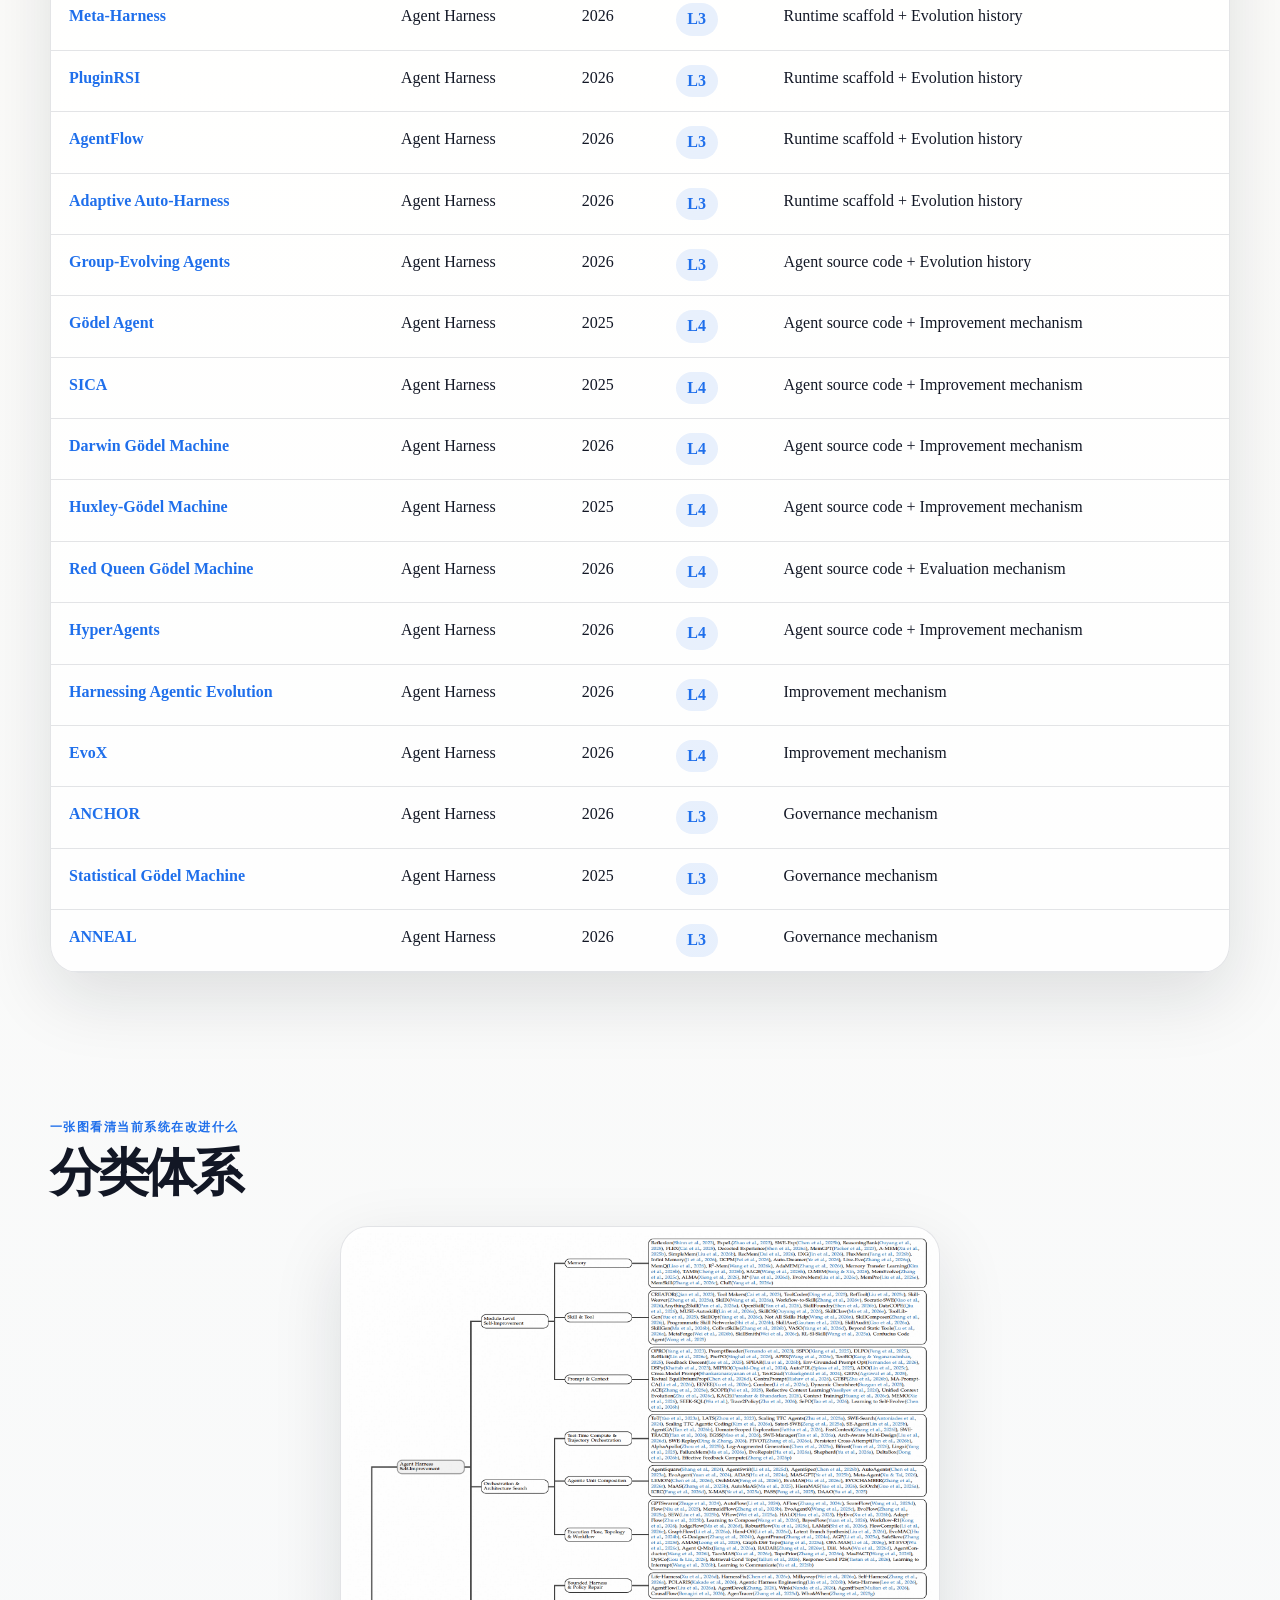
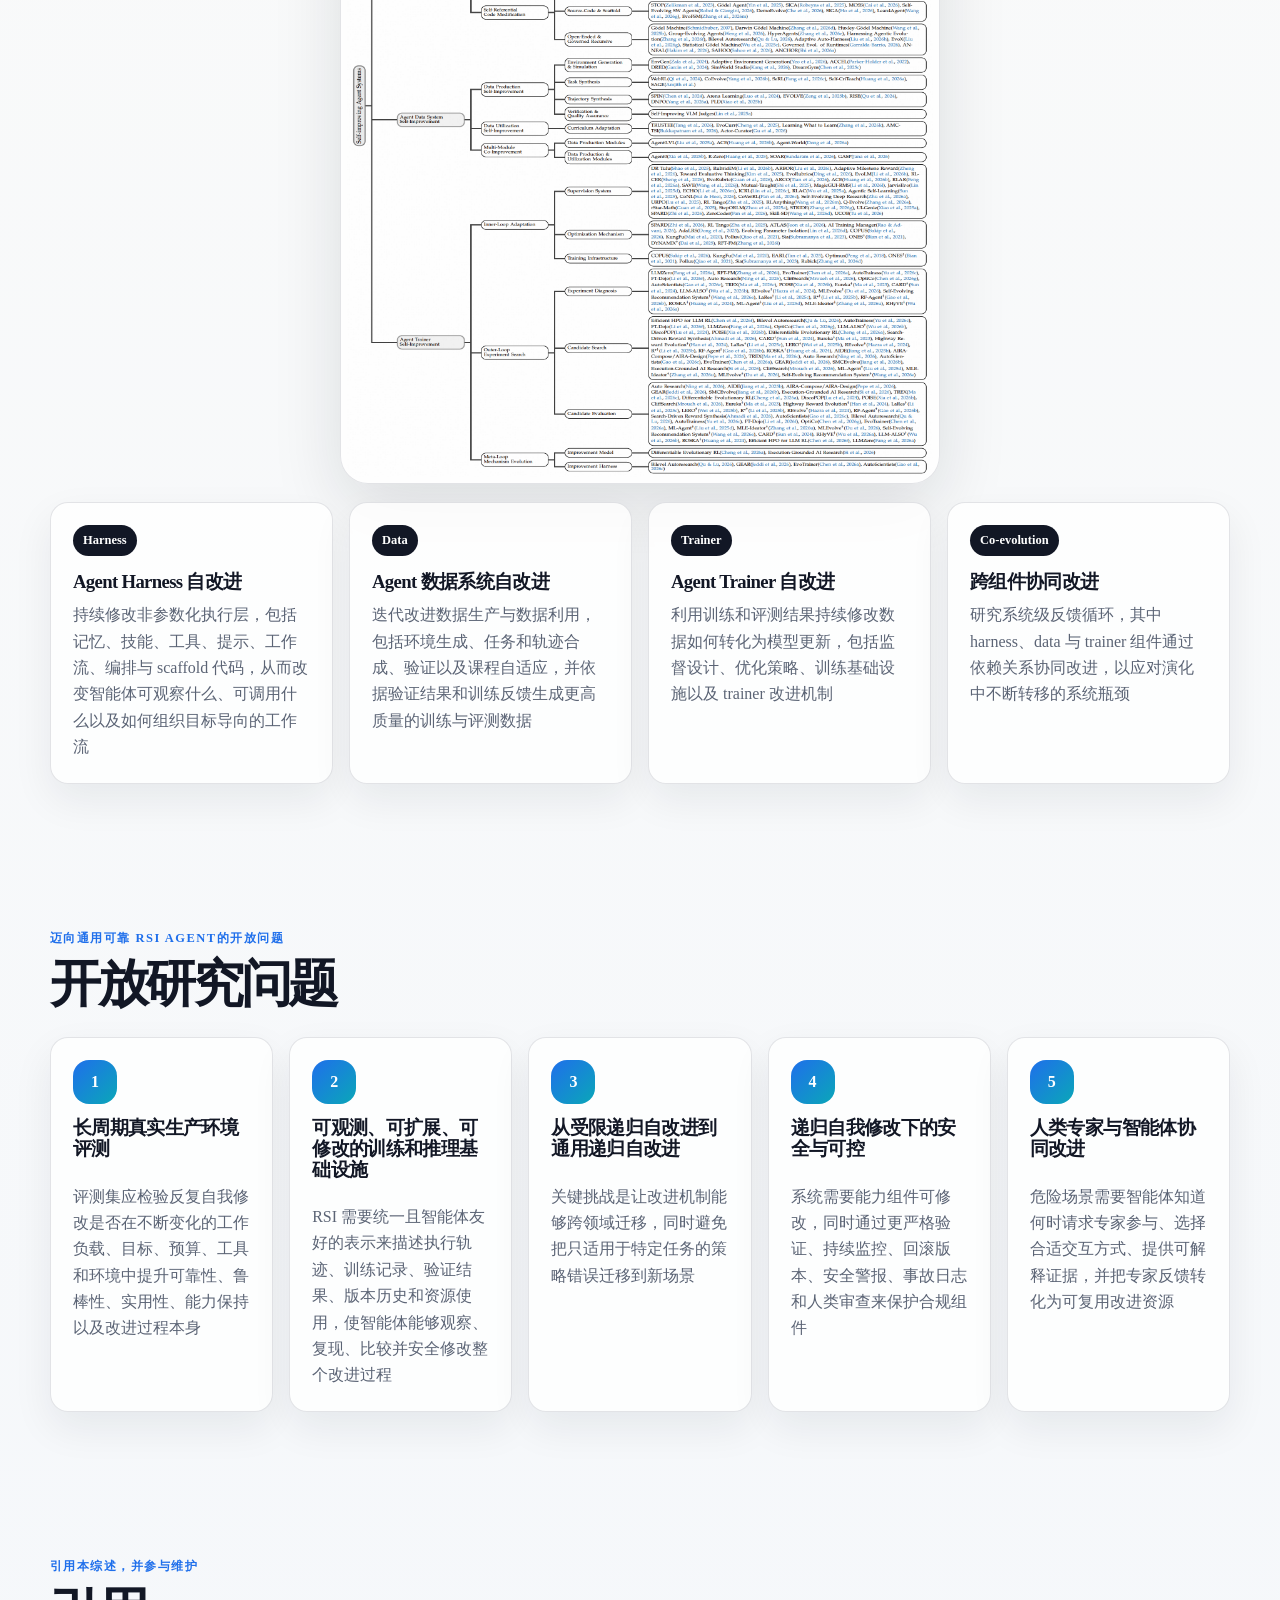
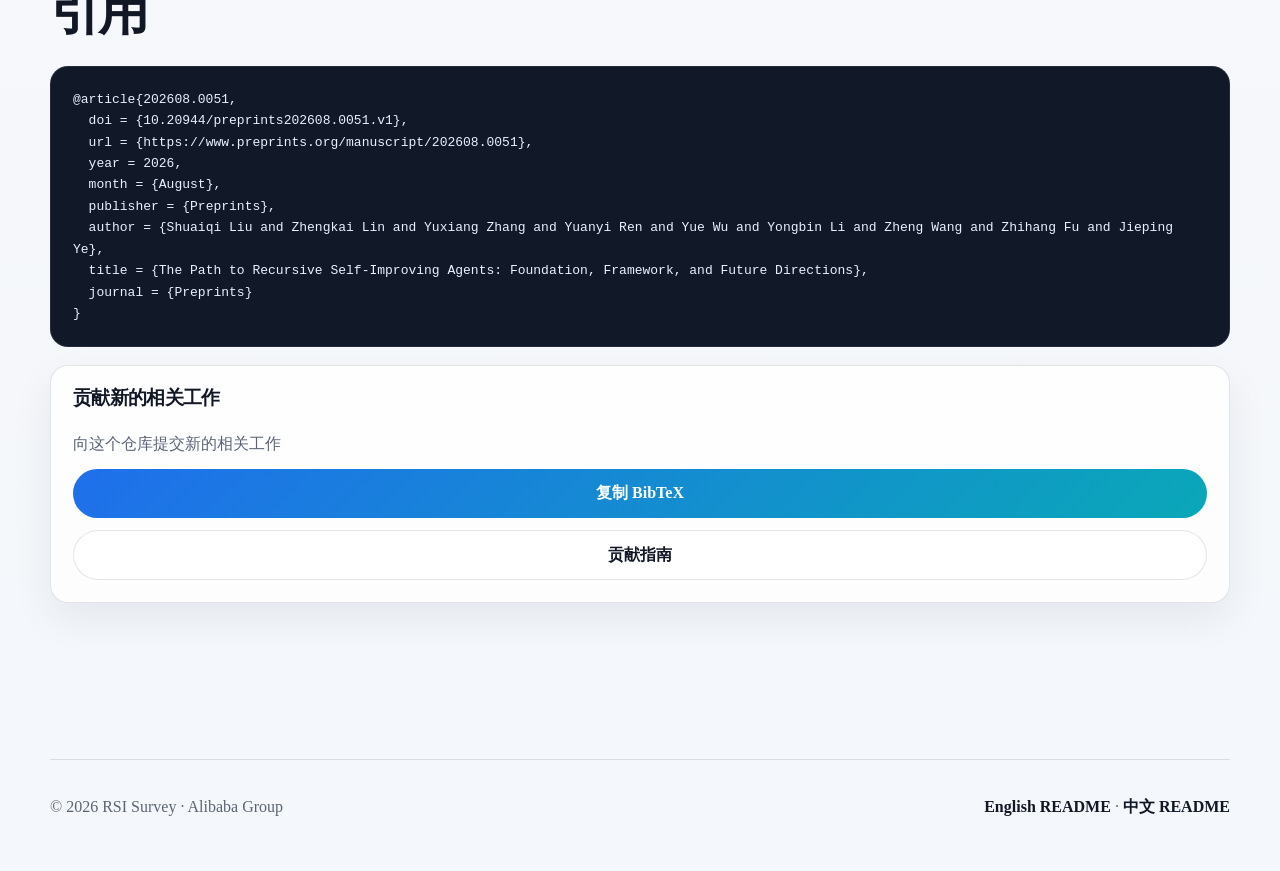
<file: index.zh-CN.html>
<!doctype html>
<html lang="zh-CN">
  <head>
    <meta charset="utf-8">
    <meta name="viewport" content="width=device-width, initial-scale=1">
    <meta name="description" content="《递归自改进智能体之路》项目主页中文版：面向自改进智能体系统的持续维护型综述、结构化文献地图与交互入口">
    <title>递归自改进智能体之路</title>
    <link rel="stylesheet" href="assets/css/site.css?v=20260731-5">
  </head>
  <body>
    <div class="page-shell">
      <header class="topbar">
        <nav class="nav" aria-label="主导航">
          <a class="brand" href="#top" aria-label="RSI Survey 中文主页">
            <span class="brand-mark">RSI</span>
            <span>递归自改进智能体</span>
          </a>
          <div class="nav-links">
            <a href="#overview">概览</a>
            <a href="#levels">分级</a>
            <a href="#framework">框架</a>
            <a href="#taxonomy">分类</a>
            <a href="#browser">论文</a>
            <a href="#citation" class="nav-cta">引用</a>
          </div>
        </nav>
      </header>

      <section class="hero" id="top">
        <div class="hero-copy reveal in-view">
          <span class="eyebrow"><span class="pulse"></span> 自改进智能体的全面综述</span>
          <h1>递归自改进 <span>智能体之路</span></h1>
          <p class="subtitle">
            关于自改进智能体系统的综述，研究智能体如何将经验、评估反馈与训练信号转化为对自身组件的持久更新
          </p>
          <p class="authors">
            Shuaiqi Liu*, Zhengkai Lin*, Yuxiang Zhang*, Yuanyi Ren*, Yue Wu, Yongbin Li,
            Zheng Wang, Zhihang Fu*, Jieping Ye<br>
            <strong>Alibaba Group</strong>
          </p>
          <div class="hero-actions">
            <a class="btn primary" href="#overview">了解综述框架</a>
            <a class="btn accent" href="#levels">自改进能力分级</a>
            <a class="btn blue" href="#browser">浏览代表论文</a>
            <a class="btn" href="index.html">English</a>
            <a class="btn" href="#citation">BibTeX</a>
            <a class="btn" href="https://www.preprints.org/frontend/manuscript/3c41418aa2e782b90ee5da995565ecac/download_pub">论文</a>
            <a class="btn" href="https://github.com/D2I-ai/awesome-recursive-self-improving-agents">Github</a>
          </div>
        </div>

        <div class="hero-stack">
          <aside class="hero-card abstract-hero reveal in-view" aria-label="综述摘要">
            <div class="framework-hero-section" id="abstract">
              <h2>摘要</h2>
              <p class="section-lede">基于大模型的智能体系统发展迅速，已经能够以更高自主性完成日益复杂的任务。然而，人工开发和优化智能体系统需要大量人力与时间成本，这推动研究转向能够自我改进的智能体系统。本文综述研究能够自主地将经验和评估反馈转化为对自身组件持久更新的自改进智能体系统。为了比较不同智能体系统的自改进能力，我们提出了一个五级能力分级标准，覆盖从人工改进到通用递归自改进的完整范围。此外，我们提出了一个统一研究框架，将基座模型、agent harness、agent 数据系统、agent trainer 以及支配其改进过程的机制共同建模为一个耦合系统。在该框架指导下，我们系统回顾了自改进相关文献，并给出一个覆盖单组件自改进与跨组件协同改进的分类体系。同时，本文识别了迈向递归自改进智能体过程中的开放研究问题。本综述为研究自改进智能体系统提供了基础，并为未来研究提供了路线图。</p>
            </div>
          </aside>

          <aside class="hero-card framework-hero reveal in-view" aria-label="递归自改进智能体统一框架">
            <div class="framework-hero-section" id="overview">
              <p class="kicker">从静态智能体，到能够持续改写自身的系统</p>
              <h2>基础定义</h2>
              <p class="section-lede">
                论文将智能体系统形式化为一个耦合演化状态：基座模型、agent harness、agent 数据系统、agent trainer 与改进机制，<code>x<sub>t</sub> = (M<sub>t</sub>, H<sub>t</sub>, D<sub>t</sub>, T<sub>t</sub>, Imp<sub>t</sub>)</code>。
                当改进机制本身也属于可修改的系统状态时，系统便从普通自改进走向递归自改进。
              </p>
            </div>
            <div class="framework-hero-section" id="framework">
              <p class="kicker">五个组件，一个改进闭环</p>
              <h2>统一研究框架</h2>
              <p class="section-lede">
                统一框架将智能体系统自改进建模为模型、harness、数据系统、trainer 与改进机制这一耦合状态的更新。
                它强调自主修改范围、组件间的依赖关系，以及“诊断 → 提出 → 评估 → 整合”的改进过程
              </p>
              <figure class="image-frame hero-framework-image">
                <img src="assets/images/research_framework.png" alt="递归自改进智能体统一框架图">
              </figure>
              <div class="process-list hero-process-list">
                <div class="process-item"><b>M</b><div><strong>基座模型</strong><br>系统的参数化核心，提供语言理解、推理、规划、代码生成与工具使用等通用能力</div></div>
                <div class="process-item"><b>H</b><div><strong>Agent harness</strong><br>控制模型的观测、动作与工作流编排的执行层</div></div>
                <div class="process-item"><b>D</b><div><strong>Agent 数据系统</strong><br>覆盖训练与评估数据的生产、验证、调度与分配全流程的数据系统</div></div>
                <div class="process-item"><b>T</b><div><strong>Agent trainer</strong><br>通过监督信号、优化策略与基础设施将智能体经验转化为持久化模型更新的训练组件</div></div>
                <div class="process-item"><b>Imp</b><div><strong>改进机制</strong><br>依据证据与反馈，对系统进行诊断、提出修改、评估修改效果与实施修改的过程</div></div>
              </div>
            </div>
          </aside>
        </div>
      </section>

      <main>
        <section class="section reveal" id="levels">
          <div class="section-head">
            <div>
              <p class="kicker">L1–L5 对相关工作的自改进能力进行分级</p>
              <h2>自改进能力分级</h2>
            </div>
            <p class="section-lede">
              关键不只是智能体能否提出改进建议，而是它能否自主提出、实施、验证改进，并进一步改写未来的改进机制
            </p>
          </div>

          <div class="browser" style="margin-bottom: 18px;">
            <table class="paper-table">
              <thead>
                <tr>
                  <th>等级</th>
                  <th>类别名称</th>
                  <th>自主提出改进</th>
                  <th>自主实施改进</th>
                  <th>自主验证改进</th>
                  <th>改进改进的机制</th>
                  <th>领域泛化性</th>
                </tr>
              </thead>
              <tbody>
                <tr>
                  <td data-label="等级"><strong>L1</strong></td>
                  <td data-label="类别名称">人工改进</td>
                  <td data-label="自主提出改进"></td>
                  <td data-label="自主实施改进"></td>
                  <td data-label="自主验证改进"></td>
                  <td data-label="改进改进的机制"></td>
                  <td data-label="领域泛化性"></td>
                </tr>
                <tr>
                  <td data-label="等级"><strong>L2</strong></td>
                  <td data-label="类别名称">辅助改进</td>
                  <td data-label="自主提出改进">✓</td>
                  <td data-label="自主实施改进"></td>
                  <td data-label="自主验证改进"></td>
                  <td data-label="改进改进的机制"></td>
                  <td data-label="领域泛化性"></td>
                </tr>
                <tr>
                  <td data-label="等级"><strong>L3</strong></td>
                  <td data-label="类别名称">固定机制的自改进</td>
                  <td data-label="自主提出改进">✓</td>
                  <td data-label="自主实施改进">✓</td>
                  <td data-label="自主验证改进">✓</td>
                  <td data-label="改进改进的机制"></td>
                  <td data-label="领域泛化性"></td>
                </tr>
                <tr>
                  <td data-label="等级"><strong>L4</strong></td>
                  <td data-label="类别名称">受限域递归自改进</td>
                  <td data-label="自主提出改进">✓</td>
                  <td data-label="自主实施改进">✓</td>
                  <td data-label="自主验证改进">✓</td>
                  <td data-label="改进改进的机制">✓</td>
                  <td data-label="领域泛化性"></td>
                </tr>
                <tr>
                  <td data-label="等级"><strong>L5</strong></td>
                  <td data-label="类别名称">通用递归自改进</td>
                  <td data-label="自主提出改进">✓</td>
                  <td data-label="自主实施改进">✓</td>
                  <td data-label="自主验证改进">✓</td>
                  <td data-label="改进改进的机制">✓</td>
                  <td data-label="领域泛化性">✓</td>
                </tr>
              </tbody>
            </table>
          </div>

          <div class="grid-5">
            <article class="card level-card" data-level="L1">
              <span class="badge">L1</span>
              <h3>人工改进</h3>
              <p>这类智能体系统没有自主改进能力，系统以固定形式部署和运行，每次修改都需要由人开发与部署</p>
            </article>
            <article class="card level-card" data-level="L2">
              <span class="badge">L2</span>
              <h3>辅助改进</h3>
              <p>这类系统可以提出候选修改，但人类仍负责验证并实施修改，改进机制本身仍由人类维护</p>
            </article>
            <article class="card level-card" data-level="L3">
              <span class="badge">L3</span>
              <h3>固定机制的自改进</h3>
              <p>这类系统可以自主提出、应用并验证对运行组件的修改，例如基座模型、agent harness、数据系统或 trainer，但改进机制本身仍然固定或由外部维护</p>
            </article>
            <article class="card level-card boundary" data-level="L4">
              <span class="badge">L4</span>
              <h3>受限域递归自改进</h3>
              <p>这类系统不仅可以提出、验证并应用候选修改，还可以重写自身的改进机制，使改进过程具备自指性，并支持在限定的领域内持续长期进步</p>
            </article>
            <article class="card level-card boundary" data-level="L5">
              <span class="badge">L5</span>
              <h3>通用递归自改进</h3>
              <p>L5 保留了 L4 的自主性、自指性和长期进步能力，同时能够把改进能力迁移到广泛且不断变化的任务领域，而不是局限于固定 benchmark 或受限的运行场景</p>
            </article>
          </div>
        </section>

        <section class="section reveal" id="browser">
          <div class="section-head">
            <div>
              <p class="kicker">从多维度筛选代表性论文</p>
              <h2>代表论文</h2>
            </div>
            <div class="section-actions">
              <a class="btn" href="README.zh-CN.md#持续维护的文献索引">完整文献地图</a>
              <a class="btn" href="README.md#taxonomy">English README index</a>
            </div>
          </div>

          <div class="browser">
            <div class="browser-controls">
              <input id="paper-search" type="search" placeholder="搜索论文、机制或领域" aria-label="搜索论文">
              <select id="component-filter" aria-label="按组件筛选">
                <option value="all">全部组件</option>
                <option value="harness" selected>Agent Harness</option>
                <option value="data">Agent 数据系统</option>
                <option value="trainer">Agent Trainer</option>
                <option value="co">协同改进</option>
              </select>
              <select id="level-filter" aria-label="按 L-level 筛选">
                <option value="all">全部级别</option>
                <option value="L3">L3</option>
                <option value="L4">L4</option>
              </select>
            </div>

            <table class="paper-table">
              <thead>
                <tr>
                  <th>论文</th>
                  <th>组件</th>
                  <th>年份</th>
                  <th>级别</th>
                  <th>关注点</th>
                </tr>
              </thead>
              <tbody id="paper-table-body" data-label-paper="论文" data-label-component="组件" data-label-year="年份" data-label-level="级别" data-label-focus="关注点">
                <tr><td colspan="5">正在从 papers.yaml 加载论文…</td></tr>
              </tbody>
            </table>
            <div class="empty-state" id="paper-empty">当前筛选条件下没有匹配论文</div>
          </div>
        </section>

        <section class="section reveal" id="taxonomy">
          <div class="section-head">
            <div>
              <p class="kicker">一张图看清当前系统在改进什么</p>
              <h2>分类体系</h2>
            </div>
          </div>

          <figure class="image-frame">
            <img src="assets/images/taxonomy.png" alt="RSI Survey 分类体系总览图">
          </figure>

          <div class="grid-4 taxonomy-cards" style="margin-top: 18px;">
            <article class="card">
              <span class="branch-tag">Harness</span>
              <h3>Agent Harness 自改进</h3>
              <p>持续修改非参数化执行层，包括记忆、技能、工具、提示、工作流、编排与 scaffold 代码，从而改变智能体可观察什么、可调用什么以及如何组织目标导向的工作流</p>
            </article>
            <article class="card">
              <span class="branch-tag">Data</span>
              <h3>Agent 数据系统自改进</h3>
              <p>迭代改进数据生产与数据利用，包括环境生成、任务和轨迹合成、验证以及课程自适应，并依据验证结果和训练反馈生成更高质量的训练与评测数据</p>
            </article>
            <article class="card">
              <span class="branch-tag">Trainer</span>
              <h3>Agent Trainer 自改进</h3>
              <p>利用训练和评测结果持续修改数据如何转化为模型更新，包括监督设计、优化策略、训练基础设施以及 trainer 改进机制</p>
            </article>
            <article class="card">
              <span class="branch-tag">Co-evolution</span>
              <h3>跨组件协同改进</h3>
              <p>研究系统级反馈循环，其中 harness、data 与 trainer 组件通过依赖关系协同改进，以应对演化中不断转移的系统瓶颈</p>
            </article>
          </div>
        </section>

        <section class="section reveal" id="open-problems">
          <div class="section-head">
            <div>
              <p class="kicker">迈向通用可靠 RSI Agent的开放问题</p>
              <h2>开放研究问题</h2>
            </div>
          </div>

          <div class="grid-5">
            <article class="card roadmap-card"><b>1</b><h3>长周期真实生产环境评测</h3><p>评测集应检验反复自我修改是否在不断变化的工作负载、目标、预算、工具和环境中提升可靠性、鲁棒性、实用性、能力保持以及改进过程本身</p></article>
            <article class="card roadmap-card"><b>2</b><h3>可观测、可扩展、可修改的训练和推理基础设施</h3><p>RSI 需要统一且智能体友好的表示来描述执行轨迹、训练记录、验证结果、版本历史和资源使用，使智能体能够观察、复现、比较并安全修改整个改进过程</p></article>
            <article class="card roadmap-card"><b>3</b><h3>从受限递归自改进到通用递归自改进</h3><p>关键挑战是让改进机制能够跨领域迁移，同时避免把只适用于特定任务的策略错误迁移到新场景</p></article>
            <article class="card roadmap-card"><b>4</b><h3>递归自我修改下的安全与可控</h3><p>系统需要能力组件可修改，同时通过更严格验证、持续监控、回滚版本、安全警报、事故日志和人类审查来保护合规组件</p></article>
            <article class="card roadmap-card"><b>5</b><h3>人类专家与智能体协同改进</h3><p>危险场景需要智能体知道何时请求专家参与、选择合适交互方式、提供可解释证据，并把专家反馈转化为可复用改进资源</p></article>
          </div>
        </section>

        <section class="section reveal" id="citation">
          <div class="section-head">
            <div>
              <p class="kicker">引用本综述，并参与维护</p>
              <h2>引用</h2>
            </div>
          </div>

          <div class="citation-panel">
            <pre><code id="bibtex-block">@article{202608.0051,
  doi = {10.20944/preprints202608.0051.v1},
  url = {https://www.preprints.org/manuscript/202608.0051},
  year = 2026,
  month = {August},
  publisher = {Preprints},
  author = {Shuaiqi Liu and Zhengkai Lin and Yuxiang Zhang and Yuanyi Ren and Yue Wu and Yongbin Li and Zheng Wang and Zhihang Fu and Jieping Ye},
  title = {The Path to Recursive Self-Improving Agents: Foundation, Framework, and Future Directions},
  journal = {Preprints}
}</code></pre>
            <aside class="card copy-card">
              <h3>贡献新的相关工作</h3>
              <p>向这个仓库提交新的相关工作</p>
              <button class="btn blue copy-btn" id="copy-bibtex" type="button">复制 BibTeX</button>
              <a class="btn" href="README.zh-CN.md#贡献方式">贡献指南</a>
            </aside>
          </div>
        </section>
      </main>

      <footer class="footer">
        <span>© 2026 RSI Survey · Alibaba Group</span>
        <span><a href="README.md">English README</a> · <a href="README.zh-CN.md">中文 README</a></span>
      </footer>
    </div>

    <script src="assets/js/site.js"></script>
  </body>
</html>
</file>
<file: assets/css/site.css>
:root {
  color-scheme: light;
  --ink: #121725;
  --muted: #5b6475;
  --soft: #f4f7fb;
  --paper: #fffdf8;
  --panel: rgba(255, 255, 255, 0.78);
  --line: rgba(24, 32, 56, 0.12);
  --blue: #1f6feb;
  --cyan: #0aa7b8;
  --green: #2f9e44;
  --amber: #c47a11;
  --red: #d94848;
  --violet: #6542d8;
  --shadow: 0 24px 70px rgba(18, 23, 37, 0.12);
  --radius-lg: 28px;
  --radius-md: 18px;
  --radius-sm: 12px;
  --max: 1180px;
}

* {
  box-sizing: border-box;
}

html {
  scroll-behavior: smooth;
}

body {
  margin: 0;
  color: var(--ink);
  background:
    radial-gradient(circle at 18% 12%, rgba(31, 111, 235, 0.16), transparent 30%),
    radial-gradient(circle at 82% 3%, rgba(10, 167, 184, 0.18), transparent 26%),
    linear-gradient(180deg, #f9fbff 0%, #fffdf8 48%, #f4f7fb 100%);
  font-family: ui-serif, Georgia, Cambria, "Times New Roman", Times, serif;
  line-height: 1.65;
  overflow-x: hidden;
}

body::before {
  content: "";
  position: fixed;
  inset: 0;
  pointer-events: none;
  opacity: 0.42;
  background-image:
    linear-gradient(rgba(18, 23, 37, 0.035) 1px, transparent 1px),
    linear-gradient(90deg, rgba(18, 23, 37, 0.035) 1px, transparent 1px);
  background-size: 42px 42px;
  mask-image: linear-gradient(180deg, black, transparent 76%);
  z-index: -1;
}

img {
  max-width: 100%;
  display: block;
}

a {
  color: inherit;
}

button,
input,
select {
  font: inherit;
}

.page-shell {
  position: relative;
}

.topbar {
  position: sticky;
  top: 0;
  z-index: 50;
  backdrop-filter: blur(18px);
  background: rgba(255, 255, 255, 0.78);
  border-bottom: 1px solid var(--line);
}

.nav {
  width: min(var(--max), calc(100% - 36px));
  margin: 0 auto;
  min-height: 72px;
  display: flex;
  align-items: center;
  justify-content: space-between;
  gap: 18px;
}

.brand {
  display: flex;
  align-items: center;
  gap: 12px;
  font-weight: 800;
  letter-spacing: -0.03em;
  text-decoration: none;
}

.brand-mark {
  width: 36px;
  height: 36px;
  border: 1px solid rgba(31, 111, 235, 0.24);
  border-radius: 12px;
  display: grid;
  place-items: center;
  background: linear-gradient(135deg, #ffffff, #eaf2ff);
  color: var(--blue);
  box-shadow: 0 8px 24px rgba(31, 111, 235, 0.12);
}

.nav-links {
  display: flex;
  align-items: center;
  gap: 6px;
}

.nav-links a {
  text-decoration: none;
  color: var(--muted);
  padding: 9px 12px;
  border-radius: 999px;
  font-size: 0.95rem;
  transition: color 180ms ease, background 180ms ease;
}

.nav-links a:hover,
.nav-links a.active {
  color: var(--ink);
  background: rgba(31, 111, 235, 0.08);
}

.nav-cta {
  color: #ffffff !important;
  background: var(--ink) !important;
  box-shadow: 0 10px 25px rgba(18, 23, 37, 0.18);
}

.hero {
  width: min(var(--max), calc(100% - 36px));
  margin: 0 auto;
  padding: 86px 0 72px;
  display: grid;
  grid-template-columns: 1fr;
  gap: 48px;
  align-items: start;
}

.hero-stack {
  display: flex;
  flex-direction: column;
  gap: 0;
}

.hero-stack .abstract-hero + .framework-hero {
  margin-top: 64px;
}

.hero-stack .hero-card {
  align-self: stretch;
}

.eyebrow {
  display: inline-flex;
  align-items: center;
  gap: 10px;
  padding: 7px 12px;
  border-radius: 999px;
  border: 1px solid rgba(31, 111, 235, 0.18);
  background: rgba(255, 255, 255, 0.72);
  color: var(--blue);
  font-weight: 700;
  font-size: 0.9rem;
}

.pulse {
  width: 8px;
  height: 8px;
  border-radius: 50%;
  background: var(--green);
  box-shadow: 0 0 0 8px rgba(47, 158, 68, 0.12);
}

.hero h1 {
  margin: 22px 0 16px;
  font-size: clamp(3rem, 7.5vw, 6.7rem);
  line-height: 1.12;
  letter-spacing: -0.075em;
}

.hero h1 span {
  display: block;
  padding-bottom: 0.08em;
  color: transparent;
  background: linear-gradient(110deg, var(--blue), var(--cyan) 42%, var(--ink));
  background-clip: text;
  -webkit-background-clip: text;
}

.subtitle {
  max-width: 680px;
  margin: 0 0 24px;
  color: var(--muted);
  font-size: clamp(1.08rem, 1.7vw, 1.3rem);
}

.authors {
  margin: 0 0 28px;
  color: #293044;
  font-size: 0.98rem;
}

.hero-actions,
.section-actions {
  display: flex;
  flex-wrap: wrap;
  gap: 12px;
}

.btn {
  display: inline-flex;
  align-items: center;
  justify-content: center;
  gap: 9px;
  min-height: 44px;
  padding: 11px 17px;
  border-radius: 999px;
  border: 1px solid var(--line);
  background: rgba(255, 255, 255, 0.78);
  text-decoration: none;
  font-weight: 800;
  transition: transform 180ms ease, box-shadow 180ms ease, background 180ms ease;
}

.btn:hover {
  transform: translateY(-2px);
  box-shadow: 0 14px 32px rgba(18, 23, 37, 0.13);
}

.btn.primary {
  color: #fff;
  background: linear-gradient(135deg, var(--ink), #283759);
  border-color: transparent;
}

.btn.accent {
  color: #fff;
  background: linear-gradient(135deg, var(--violet), var(--blue));
  border-color: transparent;
}

.btn.blue {
  color: #fff;
  background: linear-gradient(135deg, var(--blue), var(--cyan));
  border-color: transparent;
}

.hero-card {
  position: relative;
  padding: 24px;
  border: 1px solid var(--line);
  border-radius: var(--radius-lg);
  background: linear-gradient(150deg, rgba(255, 255, 255, 0.85), rgba(235, 244, 255, 0.68));
  box-shadow: var(--shadow);
  overflow: hidden;
}

.hero-card::before {
  content: "";
  position: absolute;
  width: 240px;
  height: 240px;
  right: -74px;
  top: -70px;
  border-radius: 50%;
  background: radial-gradient(circle, rgba(31, 111, 235, 0.22), transparent 68%);
}

.framework-hero > *,
.abstract-hero > * {
  position: relative;
  z-index: 1;
}

.framework-hero-section + .framework-hero-section {
  margin-top: 20px;
  padding-top: 18px;
  border-top: 1px solid var(--line);
}

.framework-hero h2,
.abstract-hero h2 {
  margin: 0 0 12px;
  font-size: clamp(1.8rem, 3vw, 2.6rem);
  line-height: 1;
  letter-spacing: -0.055em;
}

.framework-hero .section-lede,
.abstract-hero .section-lede {
  margin: 0 0 16px;
}

.abstract-hero .section-lede {
  max-width: none;
}

.hero-framework-image {
  margin: 0 0 14px;
  padding: 8px;
}

.hero-process-list {
  gap: 8px;
}

.hero-process-list .process-item {
  padding: 10px;
  grid-template-columns: 34px 1fr;
  gap: 10px;
}

.hero-process-list .process-item b {
  width: 34px;
  height: 34px;
  border-radius: 12px;
}

.loop-diagram {
  position: relative;
  display: grid;
  gap: 16px;
}

.loop-center {
  min-height: 170px;
  border-radius: 26px;
  display: grid;
  place-items: center;
  text-align: center;
  color: #fff;
  background:
    linear-gradient(135deg, rgba(18, 23, 37, 0.92), rgba(31, 111, 235, 0.88)),
    linear-gradient(90deg, transparent, rgba(255, 255, 255, 0.18));
  box-shadow: inset 0 0 0 1px rgba(255, 255, 255, 0.18);
}

.loop-center strong {
  display: block;
  font-size: 2rem;
  letter-spacing: -0.05em;
}

.loop-center code {
  color: #d9f5ff;
}

.loop-steps {
  display: grid;
  grid-template-columns: repeat(4, 1fr);
  gap: 10px;
}

.loop-steps span {
  padding: 12px 8px;
  border-radius: 16px;
  background: rgba(255, 255, 255, 0.7);
  text-align: center;
  font-size: 0.9rem;
  font-weight: 800;
  border: 1px solid rgba(31, 111, 235, 0.12);
}

.stats-strip {
  display: grid;
  grid-template-columns: repeat(3, 1fr);
  gap: 10px;
  margin-top: 16px;
}

.stat {
  padding: 16px;
  border-radius: 18px;
  background: rgba(255, 255, 255, 0.76);
  border: 1px solid var(--line);
}

.stat b {
  display: block;
  font-size: 1.7rem;
  letter-spacing: -0.06em;
}

.stat span {
  color: var(--muted);
  font-size: 0.86rem;
}

main {
  width: min(var(--max), calc(100% - 36px));
  margin: 0 auto 84px;
}

.section {
  padding: 72px 0;
  scroll-margin-top: 84px;
}

.section-head {
  display: flex;
  align-items: end;
  justify-content: space-between;
  gap: 24px;
  margin-bottom: 28px;
}

.kicker {
  margin: 0 0 10px;
  color: var(--blue);
  font-weight: 900;
  letter-spacing: 0.12em;
  text-transform: uppercase;
  font-size: 0.78rem;
}

.section h2 {
  margin: 0;
  font-size: clamp(2rem, 4vw, 3.6rem);
  line-height: 1;
  letter-spacing: -0.065em;
}

.section-lede {
  max-width: 680px;
  color: var(--muted);
  font-size: 1.08rem;
}

.grid-3,
.grid-4,
.grid-5 {
  display: grid;
  gap: 16px;
}

.grid-3 {
  grid-template-columns: repeat(3, 1fr);
}

.grid-4 {
  grid-template-columns: repeat(4, 1fr);
}

.grid-5 {
  grid-template-columns: repeat(5, 1fr);
}

.card {
  border: 1px solid var(--line);
  background: var(--panel);
  border-radius: var(--radius-md);
  padding: 22px;
  box-shadow: 0 16px 40px rgba(18, 23, 37, 0.07);
}

.card h3,
.card h4 {
  margin: 0 0 10px;
  letter-spacing: -0.035em;
  line-height: 1.1;
}

.card p {
  margin: 0;
  color: var(--muted);
}

.formula-panel {
  display: grid;
  grid-template-columns: 1fr 1fr;
  gap: 18px;
}

.formula-panel.single {
  grid-template-columns: 1fr;
}

.formula {
  font-size: clamp(1.4rem, 3vw, 2.4rem);
  letter-spacing: -0.06em;
  color: var(--ink);
  padding: 28px;
  background: #111827;
  color: #eef6ff;
  border-radius: var(--radius-lg);
  overflow: auto;
}

.level-card {
  position: relative;
  overflow: hidden;
  min-height: 250px;
}

.level-card::before {
  content: attr(data-level);
  position: absolute;
  right: -6px;
  top: -24px;
  font-size: 5rem;
  font-weight: 900;
  letter-spacing: -0.12em;
  color: rgba(31, 111, 235, 0.08);
}

.level-card .badge {
  display: inline-flex;
  padding: 5px 10px;
  border-radius: 999px;
  background: rgba(31, 111, 235, 0.1);
  color: var(--blue);
  font-size: 0.8rem;
  font-weight: 900;
  margin-bottom: 16px;
}

.level-card.boundary {
  border-color: rgba(101, 66, 216, 0.3);
  background: linear-gradient(160deg, rgba(255, 255, 255, 0.86), rgba(244, 240, 255, 0.74));
}

.framework-grid {
  display: grid;
  grid-template-columns: minmax(0, 1.15fr) minmax(300px, 0.85fr);
  gap: 24px;
  align-items: start;
}

.image-frame {
  border: 1px solid var(--line);
  border-radius: var(--radius-lg);
  padding: 12px;
  background: rgba(255, 255, 255, 0.8);
  box-shadow: var(--shadow);
}

.image-frame img {
  border-radius: 20px;
}

#taxonomy > .image-frame {
  width: min(600px, 100%);
  margin-inline: auto;
  padding: 6px;
}

#taxonomy > .image-frame img {
  border-radius: 14px;
}

.process-list {
  display: grid;
  gap: 12px;
}

.process-item {
  display: grid;
  grid-template-columns: 42px 1fr;
  gap: 14px;
  align-items: start;
  padding: 16px;
  border: 1px solid var(--line);
  border-radius: 18px;
  background: rgba(255, 255, 255, 0.72);
}

.process-item b {
  width: 42px;
  height: 42px;
  border-radius: 14px;
  display: grid;
  place-items: center;
  color: #fff;
  background: var(--ink);
}

.taxonomy-cards .card {
  min-height: 230px;
  transition: transform 180ms ease, box-shadow 180ms ease;
}

.taxonomy-cards .card:hover {
  transform: translateY(-4px);
  box-shadow: 0 24px 54px rgba(18, 23, 37, 0.12);
}

.branch-tag {
  display: inline-block;
  margin-bottom: 16px;
  color: #fff;
  background: var(--ink);
  border-radius: 999px;
  padding: 5px 10px;
  font-size: 0.78rem;
  font-weight: 900;
}

.browser {
  border: 1px solid var(--line);
  border-radius: var(--radius-lg);
  background: rgba(255, 255, 255, 0.82);
  box-shadow: var(--shadow);
  overflow: hidden;
}

.browser-controls {
  display: grid;
  grid-template-columns: 1fr 220px 160px;
  gap: 12px;
  padding: 18px;
  border-bottom: 1px solid var(--line);
  background: rgba(244, 247, 251, 0.82);
}

.browser-controls input,
.browser-controls select {
  width: 100%;
  border: 1px solid var(--line);
  border-radius: 14px;
  background: #fff;
  padding: 12px 14px;
  color: var(--ink);
}

.paper-table {
  width: 100%;
  border-collapse: collapse;
}

.paper-table th,
.paper-table td {
  padding: 14px 18px;
  text-align: left;
  border-bottom: 1px solid var(--line);
  vertical-align: top;
}

.paper-table th {
  color: var(--muted);
  font-size: 0.78rem;
  letter-spacing: 0.08em;
  text-transform: uppercase;
  background: rgba(255, 255, 255, 0.72);
}

.paper-table a {
  font-weight: 900;
  text-decoration: none;
  color: var(--blue);
}

.level-pill {
  display: inline-flex;
  min-width: 42px;
  justify-content: center;
  border-radius: 999px;
  padding: 3px 9px;
  background: rgba(31, 111, 235, 0.1);
  color: var(--blue);
  font-weight: 900;
}

.empty-state {
  display: none;
  padding: 28px;
  color: var(--muted);
  text-align: center;
}

.roadmap-card {
  display: flex;
  flex-direction: column;
  gap: 14px;
}

.roadmap-card b {
  width: 44px;
  height: 44px;
  display: grid;
  place-items: center;
  border-radius: 16px;
  color: #fff;
  background: linear-gradient(135deg, var(--blue), var(--cyan));
}

.citation-panel {
  display: grid;
  grid-template-columns: 1fr;
  gap: 18px;
  align-items: start;
}

pre {
  margin: 0;
  white-space: pre-wrap;
  overflow: auto;
  padding: 22px;
  border-radius: var(--radius-md);
  color: #e9f2ff;
  background: #111827;
  border: 1px solid rgba(255, 255, 255, 0.08);
}

.copy-card {
  display: grid;
  gap: 12px;
}

.copy-btn {
  cursor: pointer;
  border: 0;
}

.footer {
  width: min(var(--max), calc(100% - 36px));
  margin: 0 auto;
  padding: 34px 0 50px;
  display: flex;
  justify-content: space-between;
  gap: 18px;
  color: var(--muted);
  border-top: 1px solid var(--line);
}

.footer a {
  color: var(--ink);
  font-weight: 800;
  text-decoration: none;
}

.reveal {
  opacity: 0;
  transform: translateY(18px);
  transition: opacity 600ms ease, transform 600ms ease;
}

.reveal.in-view {
  opacity: 1;
  transform: translateY(0);
}

@media (max-width: 980px) {
  .hero,
  .framework-grid,
  .formula-panel,
  .citation-panel {
    grid-template-columns: 1fr;
  }

  .grid-5,
  .grid-4,
  .grid-3 {
    grid-template-columns: repeat(2, 1fr);
  }

  .nav-links {
    display: none;
  }

  .browser-controls {
    grid-template-columns: 1fr;
  }
}

@media (max-width: 640px) {
  .hero {
    padding-top: 52px;
  }

  .grid-5,
  .grid-4,
  .grid-3,
  .loop-steps,
  .stats-strip {
    grid-template-columns: 1fr;
  }

  .section-head {
    display: block;
  }

  .paper-table,
  .paper-table tbody,
  .paper-table tr,
  .paper-table td {
    display: block;
  }

  .paper-table thead {
    display: none;
  }

  .paper-table tr {
    padding: 12px 0;
    border-bottom: 1px solid var(--line);
  }

  .paper-table td {
    border: 0;
    padding: 6px 18px;
  }

  .paper-table td::before {
    content: attr(data-label);
    display: block;
    color: var(--muted);
    font-size: 0.76rem;
    font-weight: 900;
    letter-spacing: 0.08em;
    text-transform: uppercase;
  }

  .footer {
    flex-direction: column;
  }
}
</file>
